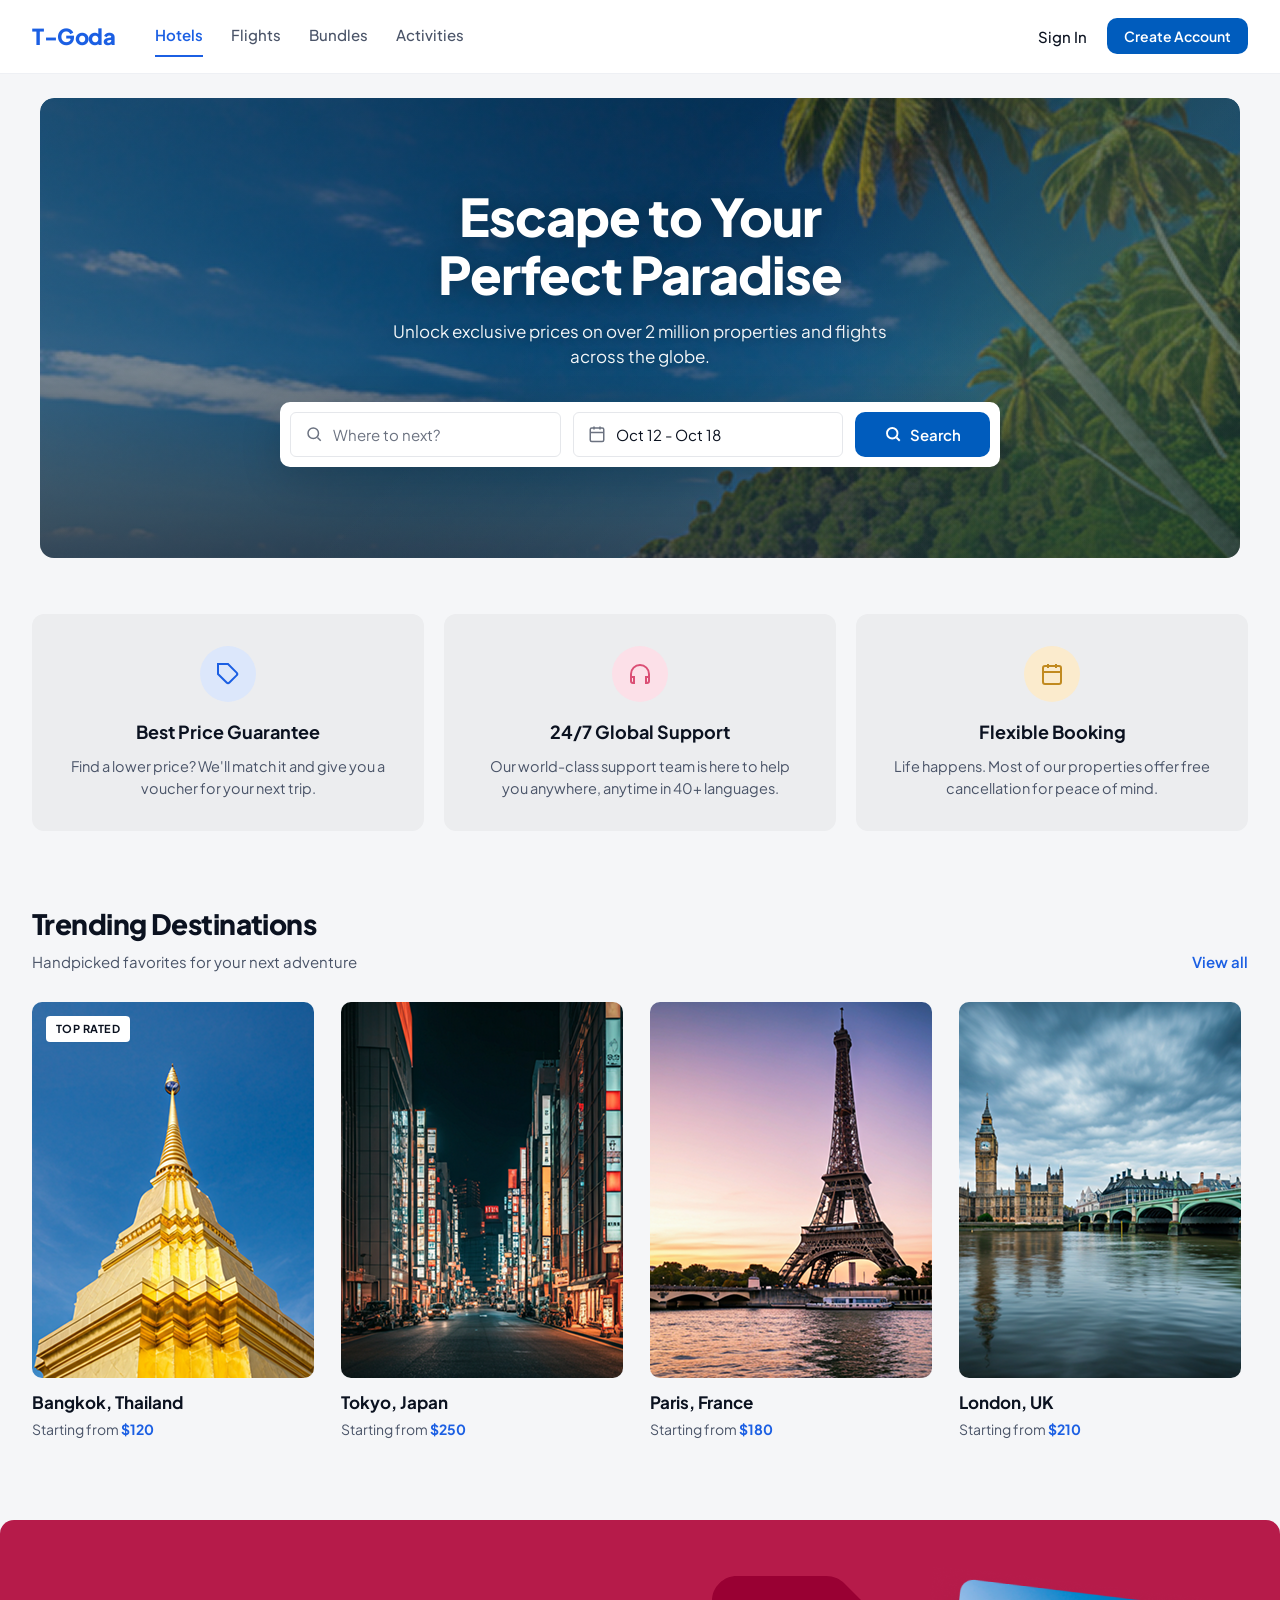
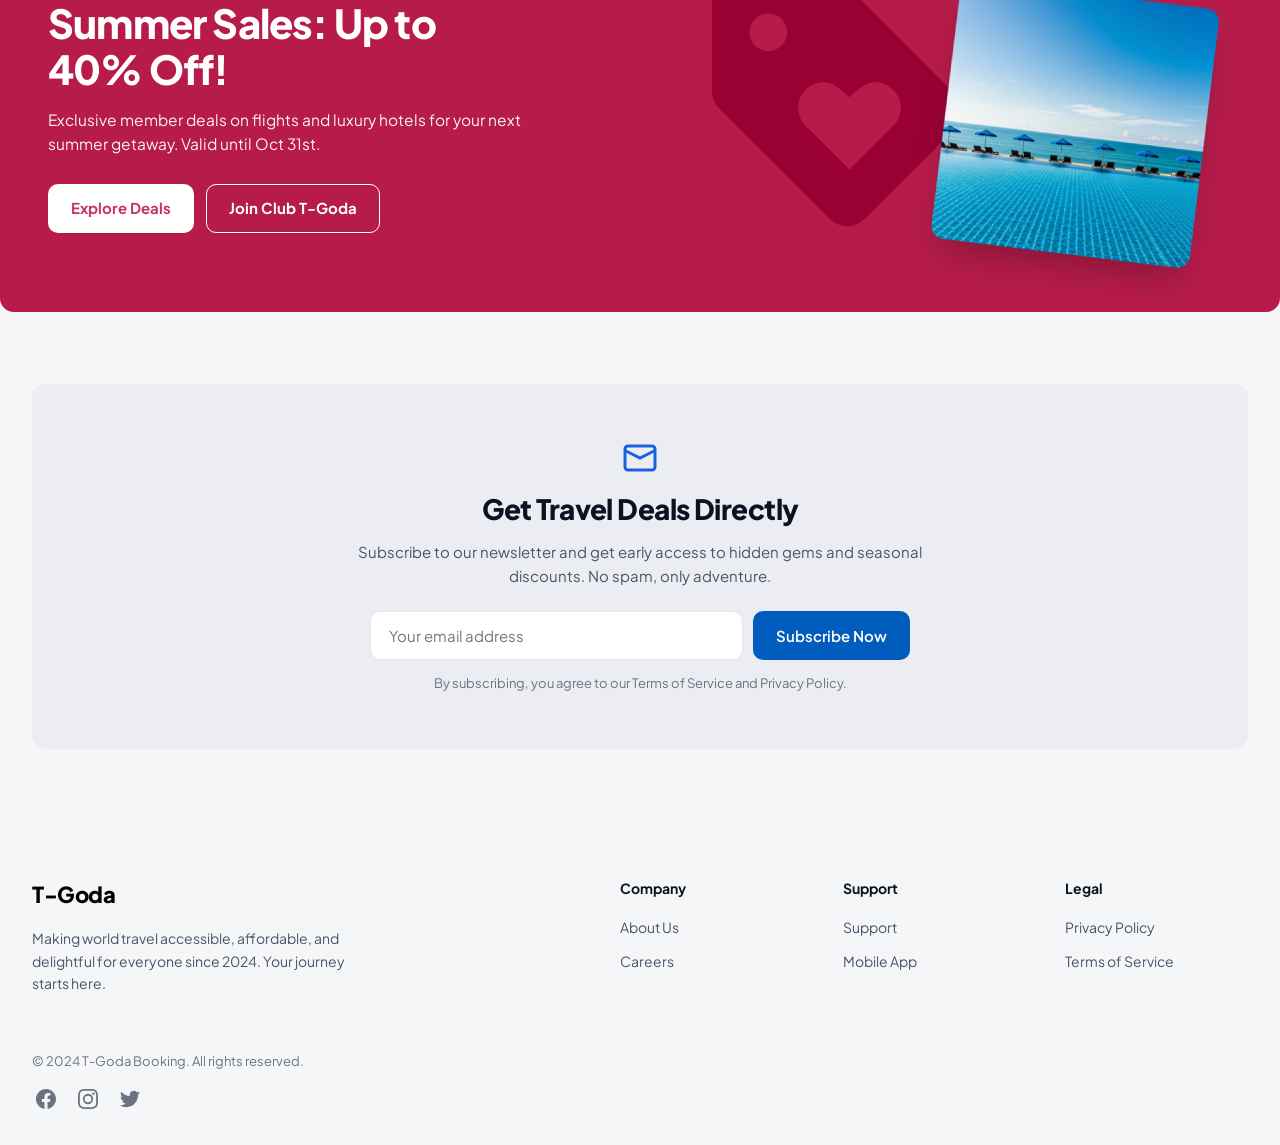
<file: index.html>
<!DOCTYPE html>
<html lang="en">
<head>
<meta charset="UTF-8">
<meta name="viewport" content="width=device-width, initial-scale=1.0">
<title>T-Goda — Escape to Your Perfect Paradise</title>
<link rel="preconnect" href="https://fonts.googleapis.com">
<link rel="preconnect" href="https://fonts.gstatic.com" crossorigin>
<link href="https://fonts.googleapis.com/css2?family=Plus+Jakarta+Sans:wght@400;500;600;700;800&display=swap" rel="stylesheet">
<link rel="stylesheet" href="styles.css">
<link rel="stylesheet" href="home.css">
</head>
<body>

<!-- Header -->
<header class="header">
  <div class="header__inner">
    <a href="index.html" class="logo">T-Goda</a>
    <nav class="nav">
      <a href="index.html" class="nav__link nav__link--active">Hotels</a>
      <a href="#" class="nav__link">Flights</a>
      <a href="#" class="nav__link">Bundles</a>
      <a href="#" class="nav__link">Activities</a>
    </nav>
    <div class="header__actions">
      <button class="header__signin">Sign In</button>
      <button class="btn btn--primary btn--sm">Create Account</button>
    </div>
  </div>
</header>

<main>

<!-- Hero Section -->
<section class="hero container">
  <div class="hero__bg placeholder-img placeholder-img--teal">
    <!-- Decorative palm leaves overlay -->
    <div class="hero__overlay"></div>
    <div class="hero__palm hero__palm--right"></div>
  </div>
  <div class="hero__content">
    <h1 class="hero__title">Escape to Your<br>Perfect Paradise</h1>
    <p class="hero__subtitle">Unlock exclusive prices on over 2 million properties and flights<br>across the globe.</p>
    
    <form class="search-bar" onsubmit="handleSearch(event)">
      <div class="search-bar__field">
        <svg width="18" height="18" viewBox="0 0 24 24" fill="none" stroke="currentColor" stroke-width="2"><circle cx="11" cy="11" r="7"/><path d="m21 21-4.35-4.35"/></svg>
        <input type="text" placeholder="Where to next?" id="destination">
      </div>
      <div class="search-bar__field">
        <svg width="18" height="18" viewBox="0 0 24 24" fill="none" stroke="currentColor" stroke-width="2"><rect width="18" height="18" x="3" y="4" rx="2"/><path d="M16 2v4M8 2v4M3 10h18"/></svg>
        <input type="text" value="Oct 12 - Oct 18" id="dates" readonly>
      </div>
      <button type="submit" class="btn btn--primary search-bar__btn">
        <svg width="18" height="18" viewBox="0 0 24 24" fill="none" stroke="currentColor" stroke-width="2.5"><circle cx="11" cy="11" r="7"/><path d="m21 21-4.35-4.35"/></svg>
        Search
      </button>
    </form>
  </div>
</section>

<!-- Feature Cards -->
<section class="features container">
  <div class="feature-card">
    <div class="feature-card__icon feature-card__icon--blue">
      <svg width="24" height="24" viewBox="0 0 24 24" fill="none" stroke="currentColor" stroke-width="2"><path d="M20.59 13.41l-7.17 7.17a2 2 0 0 1-2.83 0L2 12V2h10l8.59 8.59a2 2 0 0 1 0 2.82z"/><line x1="7" y1="7" x2="7.01" y2="7"/></svg>
    </div>
    <h3 class="feature-card__title">Best Price Guarantee</h3>
    <p class="feature-card__text">Find a lower price? We'll match it and give you a voucher for your next trip.</p>
  </div>
  <div class="feature-card">
    <div class="feature-card__icon feature-card__icon--pink">
      <svg width="24" height="24" viewBox="0 0 24 24" fill="none" stroke="currentColor" stroke-width="2"><path d="M3 18v-6a9 9 0 0 1 18 0v6"/><path d="M21 19a2 2 0 0 1-2 2h-1v-6h3zM3 19a2 2 0 0 0 2 2h1v-6H3z"/></svg>
    </div>
    <h3 class="feature-card__title">24/7 Global Support</h3>
    <p class="feature-card__text">Our world-class support team is here to help you anywhere, anytime in 40+ languages.</p>
  </div>
  <div class="feature-card">
    <div class="feature-card__icon feature-card__icon--amber">
      <svg width="24" height="24" viewBox="0 0 24 24" fill="none" stroke="currentColor" stroke-width="2"><rect width="18" height="18" x="3" y="4" rx="2"/><path d="M16 2v4M8 2v4M3 10h18"/></svg>
    </div>
    <h3 class="feature-card__title">Flexible Booking</h3>
    <p class="feature-card__text">Life happens. Most of our properties offer free cancellation for peace of mind.</p>
  </div>
</section>

<!-- Trending Destinations -->
<section class="trending container">
  <div class="trending__header">
    <div>
      <h2 class="trending__title">Trending Destinations</h2>
      <p class="trending__subtitle">Handpicked favorites for your next adventure</p>
    </div>
    <a href="#" class="trending__viewall">View all</a>
  </div>
  
  <div class="destinations">
    <a href="search.html" class="destination">
      <div class="destination__img">
        <img src="img/Bangkok.png" alt="">
        <span class="destination__badge">TOP RATED</span>
      </div>
      <h4 class="destination__name">Bangkok, Thailand</h4>
      <p class="destination__price">Starting from <span>$120</span></p>
    </a>
    <a href="search.html" class="destination">
      <div class="destination__img">
        <img src="img/Tokyo.png" alt="">
      </div>
      <h4 class="destination__name">Tokyo, Japan</h4>
      <p class="destination__price">Starting from <span>$250</span></p>
    </a>
    <a href="search.html" class="destination">
      <div class="destination__img">
        <img src="img/Paris.png" alt="">
      </div>
      <h4 class="destination__name">Paris, France</h4>
      <p class="destination__price">Starting from <span>$180</span></p>
    </a>
    <a href="search.html" class="destination">
      <div class="destination__img">
        <img src="img/London.png" alt="">
      </div>
      <h4 class="destination__name">London, UK</h4>
      <p class="destination__price">Starting from <span>$210</span></p>
    </a>
  </div>
</section>

<!-- Summer Sale Banner -->
<section class="sale-banner container">
  <div class="sale-banner__content">
    <h2 class="sale-banner__title">Summer Sales: Up to<br>40% Off!</h2>
    <p class="sale-banner__text">Exclusive member deals on flights and luxury hotels for your next<br>summer getaway. Valid until Oct 31st.</p>
    <div class="sale-banner__actions">
      <a href="#" class="btn btn--white">Explore Deals</a>
      <a href="#" class="btn btn--outline-white">Join Club T-Goda</a>
    </div>
  </div>
  <div class="sale-banner__decor">
    <svg xmlns="http://www.w3.org/2000/svg" width="249" height="250" viewBox="0 0 249 250" fill="none">
<path fill="#990033" d="M242.5 153.125L153.125 242.5C150.625 245 147.812 246.875 144.688 248.125C141.562 249.375 138.438 250 135.312 250C132.188 250 129.062 249.375 125.938 248.125C122.812 246.875 120 245 117.5 242.5L7.1875 132.188C4.89583 129.896 3.125 127.24 1.875 124.219C0.625 121.198 0 118.021 0 114.688V25C0 18.125 2.44792 12.2396 7.34375 7.34375C12.2396 2.44792 18.125 0 25 0H114.688C118.021 0 121.25 0.677083 124.375 2.03125C127.5 3.38542 130.208 5.20833 132.5 7.5L242.5 117.812C245 120.312 246.823 123.125 247.969 126.25C249.115 129.375 249.688 132.5 249.688 135.625C249.688 138.75 249.115 141.823 247.969 144.844C246.823 147.865 245 150.625 242.5 153.125ZM56.25 75C61.4583 75 65.8854 73.1771 69.5312 69.5312C73.1771 65.8854 75 61.4583 75 56.25C75 51.0417 73.1771 46.6146 69.5312 42.9688C65.8854 39.3229 61.4583 37.5 56.25 37.5C51.0417 37.5 46.6146 39.3229 42.9688 42.9688C39.3229 46.6146 37.5 51.0417 37.5 56.25C37.5 61.4583 39.3229 65.8854 42.9688 69.5312C46.6146 73.1771 51.0417 75 56.25 75ZM137.5 193.75L181.25 150C183.542 147.708 185.365 145 186.719 141.875C188.073 138.75 188.75 135.417 188.75 131.875C188.75 124.792 186.25 118.75 181.25 113.75C176.25 108.75 170.208 106.25 163.125 106.25C159.167 106.25 155.26 107.396 151.406 109.688C147.552 111.979 142.917 115.833 137.5 121.25C131.25 115.417 126.354 111.458 122.812 109.375C119.271 107.292 115.625 106.25 111.875 106.25C104.792 106.25 98.75 108.75 93.75 113.75C88.75 118.75 86.25 124.792 86.25 131.875C86.25 135.417 86.9271 138.75 88.2812 141.875C89.6354 145 91.4583 147.708 93.75 150L137.5 193.75Z" fill="#191C22"/>
</svg>
    <div class="sale-banner__photo">
      <img src="img/Overlay+Shadow_css-transform.png" alt="">
    </div>
  </div>
</section>

<!-- Newsletter -->
<section class="newsletter container">
  <div class="newsletter__inner">
    <div class="newsletter__icon">
      <svg width="36" height="36" viewBox="0 0 24 24" fill="none" stroke="currentColor" stroke-width="2"><rect width="20" height="16" x="2" y="4" rx="2"/><path d="m22 7-10 5L2 7"/></svg>
    </div>
    <h2 class="newsletter__title">Get Travel Deals Directly</h2>
    <p class="newsletter__text">Subscribe to our newsletter and get early access to hidden gems and seasonal<br>discounts. No spam, only adventure.</p>
    <form class="newsletter__form" onsubmit="handleSubscribe(event)">
      <input type="email" placeholder="Your email address" required>
      <button type="submit" class="btn btn--primary">Subscribe Now</button>
    </form>
    <p class="newsletter__legal">By subscribing, you agree to our Terms of Service and Privacy Policy.</p>
  </div>
</section>

</main>

<!-- Footer -->
<footer class="footer">
  <div class="footer__inner">
    <div class="footer__top">
      <div class="footer__brand">
        <a href="index.html" class="logo">T-Goda</a>
        <p class="footer__tagline">Making world travel accessible, affordable, and delightful for everyone since 2024. Your journey starts here.</p>
      </div>
      <div class="footer__col">
        <h4>Company</h4>
        <ul>
          <li><a href="#">About Us</a></li>
          <li><a href="#">Careers</a></li>
        </ul>
      </div>
      <div class="footer__col">
        <h4>Support</h4>
        <ul>
          <li><a href="#">Support</a></li>
          <li><a href="#">Mobile App</a></li>
        </ul>
      </div>
      <div class="footer__col">
        <h4>Legal</h4>
        <ul>
          <li><a href="#">Privacy Policy</a></li>
          <li><a href="#">Terms of Service</a></li>
        </ul>
      </div>
    </div>
    <div class="footer__bottom">
      <p class="footer__copy">© 2024 T-Goda Booking. All rights reserved.</p>
      <div class="footer__social">
        <a href="#" aria-label="Facebook"><svg width="20" height="20" viewBox="0 0 24 24" fill="currentColor"><path d="M24 12.073c0-6.627-5.373-12-12-12s-12 5.373-12 12c0 5.99 4.388 10.954 10.125 11.854v-8.385H7.078v-3.47h3.047V9.43c0-3.007 1.792-4.669 4.533-4.669 1.312 0 2.686.235 2.686.235v2.953H15.83c-1.491 0-1.956.925-1.956 1.874v2.25h3.328l-.532 3.47h-2.796v8.385C19.612 23.027 24 18.062 24 12.073z"/></svg></a>
        <a href="#" aria-label="Instagram"><svg width="20" height="20" viewBox="0 0 24 24" fill="currentColor"><path d="M12 2.163c3.204 0 3.584.012 4.85.07 3.252.148 4.771 1.691 4.919 4.919.058 1.265.069 1.645.069 4.849 0 3.205-.012 3.584-.069 4.849-.149 3.225-1.664 4.771-4.919 4.919-1.266.058-1.644.07-4.85.07-3.204 0-3.584-.012-4.849-.07-3.26-.149-4.771-1.699-4.919-4.92-.058-1.265-.07-1.644-.07-4.849 0-3.204.013-3.583.07-4.849.149-3.227 1.664-4.771 4.919-4.919 1.266-.057 1.645-.069 4.849-.069zM12 0C8.741 0 8.333.014 7.053.072 2.695.272.273 2.69.073 7.052.014 8.333 0 8.741 0 12c0 3.259.014 3.668.072 4.948.2 4.358 2.618 6.78 6.98 6.98C8.333 23.986 8.741 24 12 24c3.259 0 3.668-.014 4.948-.072 4.354-.2 6.782-2.618 6.979-6.98.059-1.28.073-1.689.073-4.948 0-3.259-.014-3.667-.072-4.947-.196-4.354-2.617-6.78-6.979-6.98C15.668.014 15.259 0 12 0zm0 5.838a6.162 6.162 0 1 0 0 12.324 6.162 6.162 0 0 0 0-12.324zM12 16a4 4 0 1 1 0-8 4 4 0 0 1 0 8zm6.406-11.845a1.44 1.44 0 1 0 0 2.881 1.44 1.44 0 0 0 0-2.881z"/></svg></a>
        <a href="#" aria-label="Twitter"><svg width="20" height="20" viewBox="0 0 24 24" fill="currentColor"><path d="M23.953 4.57a10 10 0 01-2.825.775 4.958 4.958 0 002.163-2.723c-.951.555-2.005.959-3.127 1.184a4.92 4.92 0 00-8.384 4.482C7.69 8.095 4.067 6.13 1.64 3.162a4.822 4.822 0 00-.666 2.475c0 1.71.87 3.213 2.188 4.096a4.904 4.904 0 01-2.228-.616v.06a4.923 4.923 0 003.946 4.827 4.996 4.996 0 01-2.212.085 4.936 4.936 0 004.604 3.417 9.867 9.867 0 01-6.102 2.105c-.39 0-.779-.023-1.17-.067a13.995 13.995 0 007.557 2.209c9.053 0 13.998-7.496 13.998-13.985 0-.21 0-.42-.015-.63A9.935 9.935 0 0024 4.59z"/></svg></a>
      </div>
    </div>
  </div>
</footer>

<script>
function handleSearch(e) {
  e.preventDefault();
  window.location.href = 'search.html';
}
function handleSubscribe(e) {
  e.preventDefault();
  alert('Thanks for subscribing!');
}
</script>

</body>
</html>
</file>
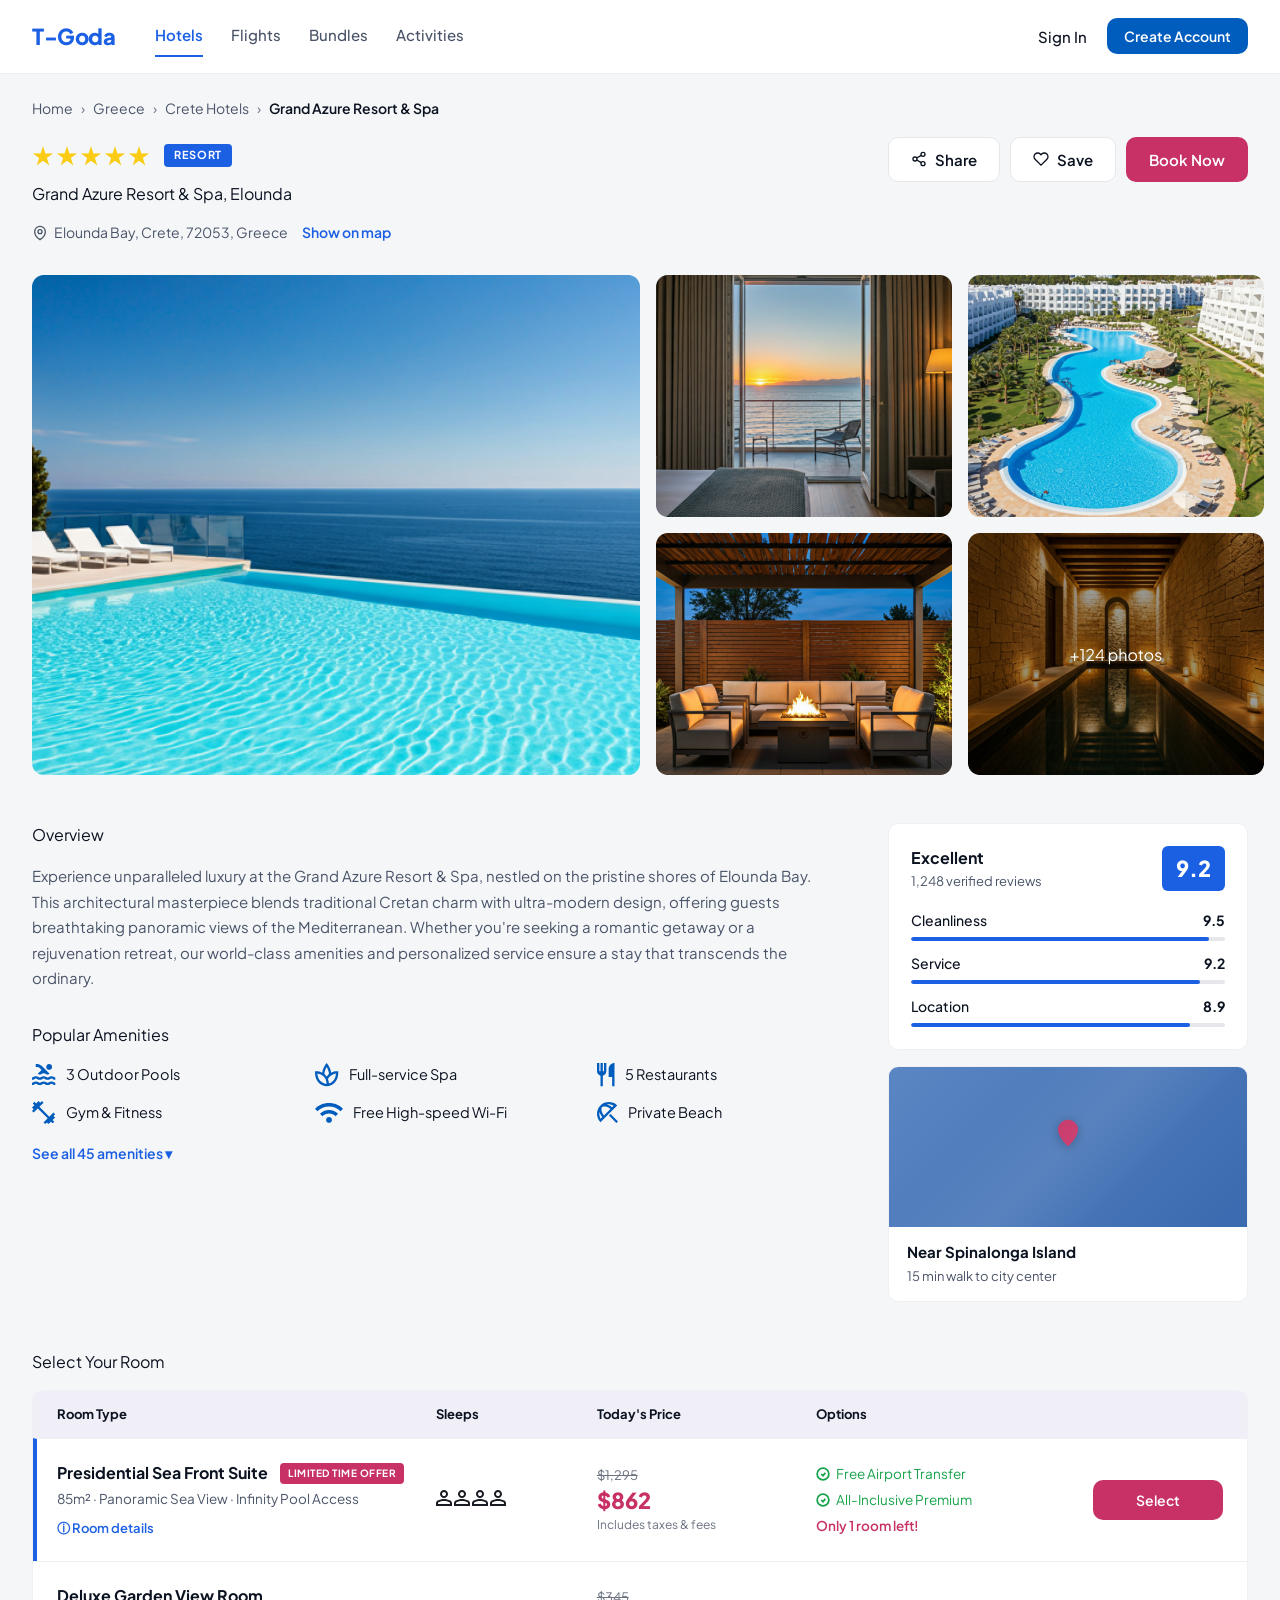
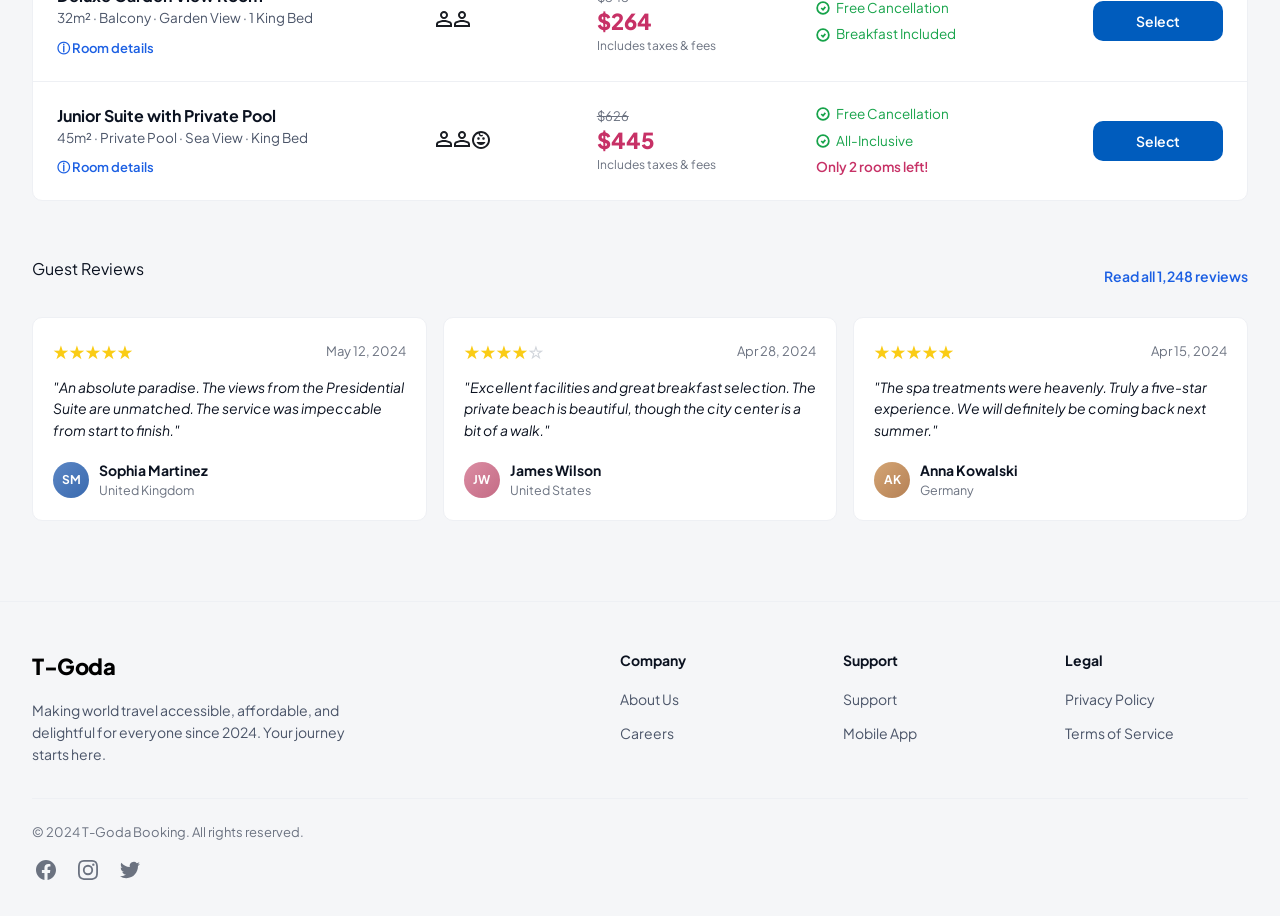
<file: hotel.html>
<!DOCTYPE html>
<html lang="en">
<head>
<meta charset="UTF-8">
<meta name="viewport" content="width=device-width, initial-scale=1.0">
<title>Grand Azure Resort & Spa — T-Goda</title>
<link rel="preconnect" href="https://fonts.googleapis.com">
<link rel="preconnect" href="https://fonts.gstatic.com" crossorigin>
<link href="https://fonts.googleapis.com/css2?family=Plus+Jakarta+Sans:wght@400;500;600;700;800&display=swap" rel="stylesheet">
<link rel="stylesheet" href="styles.css">
<link rel="stylesheet" href="hotel.css">
</head>
<body>

<!-- Header -->
<header class="header">
  <div class="header__inner">
    <a href="index.html" class="logo">T-Goda</a>
    <nav class="nav">
      <a href="index.html" class="nav__link nav__link--active">Hotels</a>
      <a href="#" class="nav__link">Flights</a>
      <a href="#" class="nav__link">Bundles</a>
      <a href="#" class="nav__link">Activities</a>
    </nav>
    <div class="header__actions">
      <button class="header__signin">Sign In</button>
      <button class="btn btn--primary btn--sm">Create Account</button>
    </div>
  </div>
</header>

<main class="container hotel-page">
  
  <!-- Breadcrumb -->
  <nav class="breadcrumb">
    <a href="index.html">Home</a>
    <span class="breadcrumb__sep">›</span>
    <a href="search.html">Greece</a>
    <span class="breadcrumb__sep">›</span>
    <a href="search.html">Crete Hotels</a>
    <span class="breadcrumb__sep">›</span>
    <span class="breadcrumb__current">Grand Azure Resort & Spa</span>
  </nav>
  
  <!-- Hotel Header -->
  <div class="hotel-header">
    <div class="hotel-header__left">
      <div class="hotel-header__top">
        <div class="stars-inline stars-inline--lg">★★★★★</div>
        <span class="hotel-tag">RESORT</span>
      </div>
      <h1 class="hotel-header__name section-title">Grand Azure Resort & Spa, Elounda</h1>
      <div class="hotel-header__location">
        <svg width="16" height="16" viewBox="0 0 24 24" fill="none" stroke="currentColor" stroke-width="2"><path d="M20 10c0 7-8 12-8 12s-8-5-8-12a8 8 0 0 1 16 0z"/><circle cx="12" cy="10" r="3"/></svg>
        Elounda Bay, Crete, 72053, Greece
        <a href="#" class="hotel-header__map-link">Show on map</a>
      </div>
    </div>
    <div class="hotel-header__actions">
      <button class="btn btn--secondary">
        <svg width="16" height="16" viewBox="0 0 24 24" fill="none" stroke="currentColor" stroke-width="2"><circle cx="18" cy="5" r="3"/><circle cx="6" cy="12" r="3"/><circle cx="18" cy="19" r="3"/><line x1="8.59" y1="13.51" x2="15.42" y2="17.49"/><line x1="15.41" y1="6.51" x2="8.59" y2="10.49"/></svg>
        Share
      </button>
      <button class="btn btn--secondary">
        <svg width="16" height="16" viewBox="0 0 24 24" fill="none" stroke="currentColor" stroke-width="2"><path d="M20.84 4.61a5.5 5.5 0 0 0-7.78 0L12 5.67l-1.06-1.06a5.5 5.5 0 0 0-7.78 7.78l1.06 1.06L12 21.23l7.78-7.78 1.06-1.06a5.5 5.5 0 0 0 0-7.78z"/></svg>
        Save
      </button>
      <button class="btn btn--accent">Book Now</button>
    </div>
  </div>
  
  <!-- Photo Gallery -->
  <div class="gallery">
    <img src="img/Image Gallery.png" alt="">
  </div>
  
  <!-- Overview Layout -->
  <div class="overview-layout">
    <div>
      <h2 class="section-title">Overview</h2>
      <p class="overview-text">Experience unparalleled luxury at the Grand Azure Resort & Spa, nestled on the pristine shores of Elounda Bay. This architectural masterpiece blends traditional Cretan charm with ultra-modern design, offering guests breathtaking panoramic views of the Mediterranean. Whether you're seeking a romantic getaway or a rejuvenation retreat, our world-class amenities and personalized service ensure a stay that transcends the ordinary.</p>
      
      <h3 class="section-title">Popular Amenities</h3>
      <div class="amenities-grid">
        <div class="amenity-item">
          <svg xmlns="http://www.w3.org/2000/svg" width="24" height="21" viewBox="0 0 24 21" fill="none">
          <path d="M0 21V18.6667C0.738889 18.6667 1.29306 18.4722 1.6625 18.0833C2.03194 17.6944 2.76111 17.5 3.85 17.5C4.93889 17.5 5.6875 17.6944 6.09583 18.0833C6.50417 18.4722 7.05833 18.6667 7.75833 18.6667C8.45833 18.6667 9.0125 18.4722 9.42083 18.0833C9.82917 17.6944 10.5778 17.5 11.6667 17.5C12.7556 17.5 13.5042 17.6944 13.9125 18.0833C14.3208 18.4722 14.875 18.6667 15.575 18.6667C16.275 18.6667 16.8292 18.4722 17.2375 18.0833C17.6458 17.6944 18.3944 17.5 19.4833 17.5C20.5722 17.5 21.3014 17.6944 21.6708 18.0833C22.0403 18.4722 22.5944 18.6667 23.3333 18.6667V21C22.1861 21 21.4326 20.8056 21.0729 20.4167C20.7132 20.0278 20.1833 19.8333 19.4833 19.8333C18.7833 19.8333 18.2292 20.0278 17.8208 20.4167C17.4125 20.8056 16.6639 21 15.575 21C14.4861 21 13.7375 20.8056 13.3292 20.4167C12.9208 20.0278 12.3667 19.8333 11.6667 19.8333C10.9667 19.8333 10.4125 20.0278 10.0042 20.4167C9.59583 20.8056 8.84722 21 7.75833 21C6.66944 21 5.92083 20.8056 5.5125 20.4167C5.10417 20.0278 4.55 19.8333 3.85 19.8333C3.15 19.8333 2.62014 20.0278 2.26042 20.4167C1.90069 20.8056 1.14722 21 0 21ZM0 15.75V13.4167C0.738889 13.4167 1.29306 13.2222 1.6625 12.8333C2.03194 12.4444 2.76111 12.25 3.85 12.25C4.93889 12.25 5.69236 12.4444 6.11042 12.8333C6.52847 13.2222 7.07778 13.4167 7.75833 13.4167C8.45833 13.4167 9.0125 13.2222 9.42083 12.8333C9.82917 12.4444 10.5778 12.25 11.6667 12.25C12.7556 12.25 13.5042 12.4444 13.9125 12.8333C14.3208 13.2222 14.875 13.4167 15.575 13.4167C16.275 13.4167 16.8292 13.2222 17.2375 12.8333C17.6458 12.4444 18.3944 12.25 19.4833 12.25C20.5722 12.25 21.3014 12.4444 21.6708 12.8333C22.0403 13.2222 22.5944 13.4167 23.3333 13.4167V15.75C22.1861 15.75 21.4326 15.5556 21.0729 15.1667C20.7132 14.7778 20.1833 14.5833 19.4833 14.5833C18.7833 14.5833 18.2438 14.7778 17.8646 15.1667C17.4854 15.5556 16.7222 15.75 15.575 15.75C14.4667 15.75 13.7132 15.5556 13.3146 15.1667C12.916 14.7778 12.3667 14.5833 11.6667 14.5833C10.9278 14.5833 10.3785 14.7778 10.0188 15.1667C9.65903 15.5556 8.90556 15.75 7.75833 15.75C6.61111 15.75 5.84792 15.5556 5.46875 15.1667C5.08958 14.7778 4.55 14.5833 3.85 14.5833C3.15 14.5833 2.62014 14.7778 2.26042 15.1667C1.90069 15.5556 1.14722 15.75 0 15.75ZM5.71667 9.8L9.59583 5.92083L8.42917 4.75417C7.7875 4.1125 7.10694 3.64583 6.3875 3.35417C5.66806 3.0625 4.78333 2.91667 3.73333 2.91667V0C5.19167 0 6.39722 0.160417 7.35 0.48125C8.30278 0.802083 9.23611 1.41944 10.15 2.33333L17.6167 9.8C17.2861 10.0139 16.9653 10.184 16.6542 10.3104C16.3431 10.4368 15.9833 10.5 15.575 10.5C14.875 10.5 14.3208 10.3056 13.9125 9.91667C13.5042 9.52778 12.7556 9.33333 11.6667 9.33333C10.5778 9.33333 9.82917 9.52778 9.42083 9.91667C9.0125 10.3056 8.45833 10.5 7.75833 10.5C7.35 10.5 6.99028 10.4368 6.67917 10.3104C6.36806 10.184 6.04722 10.0139 5.71667 9.8ZM17.15 0C17.9667 0 18.6569 0.286806 19.2208 0.860417C19.7847 1.43403 20.0667 2.11944 20.0667 2.91667C20.0667 3.73333 19.7847 4.42361 19.2208 4.9875C18.6569 5.55139 17.9667 5.83333 17.15 5.83333C16.3333 5.83333 15.6431 5.55139 15.0792 4.9875C14.5153 4.42361 14.2333 3.73333 14.2333 2.91667C14.2333 2.11944 14.5153 1.43403 15.0792 0.860417C15.6431 0.286806 16.3333 0 17.15 0Z" fill="#005CBD"/>
          </svg>
          <span>3 Outdoor Pools</span>
        </div>
        <div class="amenity-item">
          <svg xmlns="http://www.w3.org/2000/svg" width="24" height="24" viewBox="0 0 24 24" fill="none">
          <path d="M11.6667 23.3333C10.2472 23.1583 8.8375 22.7743 7.4375 22.1812C6.0375 21.5882 4.78819 20.7375 3.68958 19.6292C2.59097 18.5208 1.70139 17.1208 1.02083 15.4292C0.340278 13.7375 0 11.7056 0 9.33333V8.16667H1.16667C2.15833 8.16667 3.17917 8.29306 4.22917 8.54583C5.27917 8.79861 6.26111 9.17778 7.175 9.68333C7.40833 8.01111 7.93819 6.29514 8.76458 4.53542C9.59097 2.77569 10.5583 1.26389 11.6667 0C12.775 1.26389 13.7424 2.77569 14.5688 4.53542C15.3951 6.29514 15.925 8.01111 16.1583 9.68333C17.0722 9.17778 18.0542 8.79861 19.1042 8.54583C20.1542 8.29306 21.175 8.16667 22.1667 8.16667H23.3333V9.33333C23.3333 11.7056 22.9931 13.7375 22.3125 15.4292C21.6319 17.1208 20.7424 18.5208 19.6437 19.6292C18.5451 20.7375 17.3007 21.5882 15.9104 22.1812C14.5201 22.7743 13.1056 23.1583 11.6667 23.3333ZM11.6083 20.9417C11.3944 17.7139 10.4368 15.2736 8.73542 13.6208C7.03403 11.9681 4.91944 10.9472 2.39167 10.5583C2.60556 13.8833 3.59236 16.3625 5.35208 17.9958C7.11181 19.6292 9.19722 20.6111 11.6083 20.9417ZM11.6667 13.5333C11.9583 13.1056 12.3132 12.6632 12.7312 12.2063C13.1493 11.7493 13.5528 11.3556 13.9417 11.025C13.9028 9.91667 13.684 8.75972 13.2854 7.55417C12.8868 6.34861 12.3472 5.17222 11.6667 4.025C10.9861 5.17222 10.4465 6.34861 10.0479 7.55417C9.64931 8.75972 9.43056 9.91667 9.39167 11.025C9.78056 11.3556 10.1889 11.7493 10.6167 12.2063C11.0444 12.6632 11.3944 13.1056 11.6667 13.5333ZM13.9417 20.4167C14.6611 20.1833 15.4097 19.8431 16.1875 19.3958C16.9653 18.9486 17.6896 18.341 18.3604 17.5729C19.0312 16.8049 19.6049 15.8472 20.0812 14.7C20.5576 13.5528 20.8444 12.1722 20.9417 10.5583C19.1139 10.8306 17.5097 11.4382 16.1292 12.3813C14.7486 13.3243 13.6889 14.525 12.95 15.9833C13.1833 16.6056 13.3826 17.2861 13.5479 18.025C13.7132 18.7639 13.8444 19.5611 13.9417 20.4167Z" fill="#005CBD"/>
          </svg>
          <span>Full-service Spa</span>
        </div>
        <div class="amenity-item">
          <!-- <svg width="22" height="22" viewBox="0 0 24 24" fill="none" stroke="var(--color-primary)" stroke-width="2"><path d="M5 21V8.5L12 3l7 5.5V21h-5v-7H10v7H5z"/><path d="M3 12l2-2M21 12l-2-2"/></svg> -->
          <svg xmlns="http://www.w3.org/2000/svg" width="18" height="24" viewBox="0 0 18 24" fill="none">
          <path d="M3.5 23.3333V12.6583C2.50833 12.3861 1.67708 11.8417 1.00625 11.025C0.335417 10.2083 0 9.25556 0 8.16667V0H2.33333V8.16667H3.5V0H5.83333V8.16667H7V0H9.33333V8.16667C9.33333 9.25556 8.99792 10.2083 8.32708 11.025C7.65625 11.8417 6.825 12.3861 5.83333 12.6583V23.3333H3.5ZM15.1667 23.3333V14H11.6667V5.83333C11.6667 4.21944 12.2354 2.84375 13.3729 1.70625C14.5104 0.56875 15.8861 0 17.5 0V23.3333H15.1667Z" fill="#005CBD"/>
          </svg>
          <span>5 Restaurants</span>
        </div>
        <div class="amenity-item">
          <!-- <svg width="22" height="22" viewBox="0 0 24 24" fill="none" stroke="var(--color-primary)" stroke-width="2"><path d="M6.5 6.5l11 11M21 21l-1-1M3 3l1 1M18 22l4-4M2 6l4-4"/></svg> -->
          <svg xmlns="http://www.w3.org/2000/svg" width="24" height="24" viewBox="0 0 24 24" fill="none">
          <path d="M13.1833 23.1L11.55 21.4667L15.6917 17.325L5.775 7.40833L1.63333 11.55L0 9.91667L1.63333 8.225L0 6.59167L2.45 4.14167L0.816667 2.45L2.45 0.816667L4.14167 2.45L6.59167 0L8.225 1.63333L9.91667 0L11.55 1.63333L7.40833 5.775L17.325 15.6917L21.4667 11.55L23.1 13.1833L21.4667 14.875L23.1 16.5083L20.65 18.9583L22.2833 20.65L20.65 22.2833L18.9583 20.65L16.5083 23.1L14.875 21.4667L13.1833 23.1Z" fill="#005CBD"/>
          </svg>
          <span>Gym & Fitness</span>
        </div>
        <div class="amenity-item">
          <!-- <svg width="22" height="22" viewBox="0 0 24 24" fill="none" stroke="var(--color-primary)" stroke-width="2"><path d="M5 12.55a11 11 0 0 1 14.08 0M1.42 9a16 16 0 0 1 21.16 0M8.53 16.11a6 6 0 0 1 6.95 0"/><line x1="12" y1="20" x2="12.01" y2="20"/></svg> -->
          <svg xmlns="http://www.w3.org/2000/svg" width="28" height="20" viewBox="0 0 28 20" fill="none">
<path d="M14 19.8333C13.1833 19.8333 12.4931 19.5514 11.9292 18.9875C11.3653 18.4236 11.0833 17.7333 11.0833 16.9167C11.0833 16.1 11.3653 15.4097 11.9292 14.8458C12.4931 14.2819 13.1833 14 14 14C14.8167 14 15.5069 14.2819 16.0708 14.8458C16.6347 15.4097 16.9167 16.1 16.9167 16.9167C16.9167 17.7333 16.6347 18.4236 16.0708 18.9875C15.5069 19.5514 14.8167 19.8333 14 19.8333ZM7.40833 13.2417L4.95833 10.7333C6.10556 9.58611 7.45208 8.67708 8.99792 8.00625C10.5437 7.33542 12.2111 7 14 7C15.7889 7 17.4562 7.34028 19.0021 8.02083C20.5479 8.70139 21.8944 9.625 23.0417 10.7917L20.5917 13.2417C19.7361 12.3861 18.7444 11.7153 17.6167 11.2292C16.4889 10.7431 15.2833 10.5 14 10.5C12.7167 10.5 11.5111 10.7431 10.3833 11.2292C9.25556 11.7153 8.26389 12.3861 7.40833 13.2417ZM2.45 8.28333L0 5.83333C1.78889 4.00556 3.87917 2.57639 6.27083 1.54583C8.6625 0.515278 11.2389 0 14 0C16.7611 0 19.3375 0.515278 21.7292 1.54583C24.1208 2.57639 26.2111 4.00556 28 5.83333L25.55 8.28333C24.0528 6.78611 22.3174 5.61458 20.3438 4.76875C18.3701 3.92292 16.2556 3.5 14 3.5C11.7444 3.5 9.62986 3.92292 7.65625 4.76875C5.68264 5.61458 3.94722 6.78611 2.45 8.28333Z" fill="#005CBD"/>
</svg>
          <span>Free High-speed Wi-Fi</span>
        </div>
        <div class="amenity-item">
          <svg xmlns="http://www.w3.org/2000/svg" width="21" height="22" viewBox="0 0 21 22" fill="none">
<path d="M19.3667 21.0292L11.9583 13.6208L13.5917 11.9875L21 19.3958L19.3667 21.0292ZM3.44167 20.2125C2.275 19.0458 1.40972 17.7333 0.845833 16.275C0.281944 14.8167 0 13.3292 0 11.8125C0 10.2958 0.281944 8.81806 0.845833 7.37917C1.40972 5.94028 2.275 4.6375 3.44167 3.47083C4.60833 2.30417 5.91597 1.43403 7.36458 0.860417C8.81319 0.286806 10.2958 0 11.8125 0C13.3292 0 14.8118 0.286806 16.2604 0.860417C17.709 1.43403 19.0167 2.30417 20.1833 3.47083L3.44167 20.2125ZM3.675 16.6542L5.25 15.0792C4.93889 14.6708 4.64236 14.2528 4.36042 13.825C4.07847 13.3972 3.82083 12.9694 3.5875 12.5417C3.35417 12.1139 3.15 11.6861 2.975 11.2583C2.8 10.8306 2.64444 10.4125 2.50833 10.0042C2.29444 11.1514 2.27986 12.2986 2.46458 13.4458C2.64931 14.5931 3.05278 15.6625 3.675 16.6542ZM6.94167 13.4458L13.4167 6.9125C12.5806 6.27083 11.7396 5.75069 10.8938 5.35208C10.0479 4.95347 9.25556 4.68125 8.51667 4.53542C7.77778 4.38958 7.11181 4.36528 6.51875 4.4625C5.92569 4.55972 5.46389 4.77361 5.13333 5.10417C4.80278 5.45417 4.58889 5.92569 4.49167 6.51875C4.39444 7.11181 4.41875 7.78264 4.56458 8.53125C4.71042 9.27986 4.98264 10.0722 5.38125 10.9083C5.77986 11.7444 6.3 12.5903 6.94167 13.4458ZM15.05 5.27917L16.6833 3.70417C15.6528 3.08194 14.5639 2.67361 13.4167 2.47917C12.2694 2.28472 11.1222 2.30417 9.975 2.5375C10.4028 2.67361 10.8306 2.82917 11.2583 3.00417C11.6861 3.17917 12.1139 3.37847 12.5417 3.60208C12.9694 3.82569 13.3924 4.07847 13.8104 4.36042C14.2285 4.64236 14.6417 4.94861 15.05 5.27917Z" fill="#005CBD"/>
</svg>
          <!-- <svg width="22" height="22" viewBox="0 0 24 24" fill="none" stroke="var(--color-primary)" stroke-width="2"><path d="M2 18a8 8 0 0 1 16 0M2 18l3-6h11l3 6M22 18H2"/></svg> -->
          <span>Private Beach</span>
        </div>
      </div>
      <a href="#" class="see-all-link">See all 45 amenities ▾</a>
    </div>
    <aside class="sidebar">
      <!-- Review Card -->
      <div class="review-card">
        <div class="review-card__head">
          <div>
            <div class="review-card__label">Excellent</div>
            <div class="review-card__count">1,248 verified reviews</div>
          </div>
          <div class="review-card__score">9.2</div>
        </div>
        <div class="review-bars">
          <div class="review-bar">
            <span class="review-bar__label">Cleanliness</span>
            <span class="review-bar__value">9.5</span>
            <div class="review-bar__track"><div class="review-bar__fill" style="width: 95%;"></div></div>
          </div>
          <div class="review-bar">
            <span class="review-bar__label">Service</span>
            <span class="review-bar__value">9.2</span>
            <div class="review-bar__track"><div class="review-bar__fill" style="width: 92%;"></div></div>
          </div>
          <div class="review-bar">
            <span class="review-bar__label">Location</span>
            <span class="review-bar__value">8.9</span>
            <div class="review-bar__track"><div class="review-bar__fill" style="width: 89%;"></div></div>
          </div>
        </div>
      </div>
      
      <!-- Map Card -->
      <div class="map-info">
        <div class="map-info__bg placeholder-img placeholder-img--blue">
          <svg class="map-info__pin" width="20" height="28" viewBox="0 0 24 32" fill="#C73166"><path d="M12 0C5.4 0 0 5.4 0 12c0 9 12 20 12 20s12-11 12-20c0-6.6-5.4-12-12-12z"/></svg>
        </div>
        <div class="map-info__body">
          <h4>Near Spinalonga Island</h4>
          <p>15 min walk to city center</p>
        </div>
      </div>
    </aside>
  </div>
  
  <!-- Select Your Room -->
  <section class="rooms-section">
    <h2 class="section-title">Select Your Room</h2>
    
    <div class="rooms-table">
      <div class="rooms-table__head">
        <div>Room Type</div>
        <div>Sleeps</div>
        <div>Today's Price</div>
        <div>Options</div>
        <div></div>
      </div>
      
      <!-- Room 1 - Highlighted -->
      <div class="room-row room-row--featured">
        <div class="room-row__type">
          <div class="room-row__title-row">
            <h4>Presidential Sea Front Suite</h4>
            <span class="room-badge">LIMITED TIME OFFER</span>
          </div>
          <p class="room-row__details">85m² · Panoramic Sea View · Infinity Pool Access</p>
          <a href="#" class="room-row__link">ⓘ Room details</a>
        </div>
        <div class="room-row__sleeps">
          <span class="people-icons">
            <svg xmlns="http://www.w3.org/2000/svg" width="16" height="16" viewBox="0 0 16 16" fill="none">
            <path d="M8 8C6.9 8 5.95833 7.60833 5.175 6.825C4.39167 6.04167 4 5.1 4 4C4 2.9 4.39167 1.95833 5.175 1.175C5.95833 0.391667 6.9 0 8 0C9.1 0 10.0417 0.391667 10.825 1.175C11.6083 1.95833 12 2.9 12 4C12 5.1 11.6083 6.04167 10.825 6.825C10.0417 7.60833 9.1 8 8 8ZM0 16V13.2C0 12.6333 0.145833 12.1125 0.4375 11.6375C0.729167 11.1625 1.11667 10.8 1.6 10.55C2.63333 10.0333 3.68333 9.64583 4.75 9.3875C5.81667 9.12917 6.9 9 8 9C9.1 9 10.1833 9.12917 11.25 9.3875C12.3167 9.64583 13.3667 10.0333 14.4 10.55C14.8833 10.8 15.2708 11.1625 15.5625 11.6375C15.8542 12.1125 16 12.6333 16 13.2V16H0ZM2 14H14V13.2C14 13.0167 13.9542 12.85 13.8625 12.7C13.7708 12.55 13.65 12.4333 13.5 12.35C12.6 11.9 11.6917 11.5625 10.775 11.3375C9.85833 11.1125 8.93333 11 8 11C7.06667 11 6.14167 11.1125 5.225 11.3375C4.30833 11.5625 3.4 11.9 2.5 12.35C2.35 12.4333 2.22917 12.55 2.1375 12.7C2.04583 12.85 2 13.0167 2 13.2V14ZM8 6C8.55 6 9.02083 5.80417 9.4125 5.4125C9.80417 5.02083 10 4.55 10 4C10 3.45 9.80417 2.97917 9.4125 2.5875C9.02083 2.19583 8.55 2 8 2C7.45 2 6.97917 2.19583 6.5875 2.5875C6.19583 2.97917 6 3.45 6 4C6 4.55 6.19583 5.02083 6.5875 5.4125C6.97917 5.80417 7.45 6 8 6Z" fill="#191C22"/>
            </svg>
            <svg xmlns="http://www.w3.org/2000/svg" width="16" height="16" viewBox="0 0 16 16" fill="none">
            <path d="M8 8C6.9 8 5.95833 7.60833 5.175 6.825C4.39167 6.04167 4 5.1 4 4C4 2.9 4.39167 1.95833 5.175 1.175C5.95833 0.391667 6.9 0 8 0C9.1 0 10.0417 0.391667 10.825 1.175C11.6083 1.95833 12 2.9 12 4C12 5.1 11.6083 6.04167 10.825 6.825C10.0417 7.60833 9.1 8 8 8ZM0 16V13.2C0 12.6333 0.145833 12.1125 0.4375 11.6375C0.729167 11.1625 1.11667 10.8 1.6 10.55C2.63333 10.0333 3.68333 9.64583 4.75 9.3875C5.81667 9.12917 6.9 9 8 9C9.1 9 10.1833 9.12917 11.25 9.3875C12.3167 9.64583 13.3667 10.0333 14.4 10.55C14.8833 10.8 15.2708 11.1625 15.5625 11.6375C15.8542 12.1125 16 12.6333 16 13.2V16H0ZM2 14H14V13.2C14 13.0167 13.9542 12.85 13.8625 12.7C13.7708 12.55 13.65 12.4333 13.5 12.35C12.6 11.9 11.6917 11.5625 10.775 11.3375C9.85833 11.1125 8.93333 11 8 11C7.06667 11 6.14167 11.1125 5.225 11.3375C4.30833 11.5625 3.4 11.9 2.5 12.35C2.35 12.4333 2.22917 12.55 2.1375 12.7C2.04583 12.85 2 13.0167 2 13.2V14ZM8 6C8.55 6 9.02083 5.80417 9.4125 5.4125C9.80417 5.02083 10 4.55 10 4C10 3.45 9.80417 2.97917 9.4125 2.5875C9.02083 2.19583 8.55 2 8 2C7.45 2 6.97917 2.19583 6.5875 2.5875C6.19583 2.97917 6 3.45 6 4C6 4.55 6.19583 5.02083 6.5875 5.4125C6.97917 5.80417 7.45 6 8 6Z" fill="#191C22"/>
            </svg>
            <svg xmlns="http://www.w3.org/2000/svg" width="16" height="16" viewBox="0 0 16 16" fill="none">
            <path d="M8 8C6.9 8 5.95833 7.60833 5.175 6.825C4.39167 6.04167 4 5.1 4 4C4 2.9 4.39167 1.95833 5.175 1.175C5.95833 0.391667 6.9 0 8 0C9.1 0 10.0417 0.391667 10.825 1.175C11.6083 1.95833 12 2.9 12 4C12 5.1 11.6083 6.04167 10.825 6.825C10.0417 7.60833 9.1 8 8 8ZM0 16V13.2C0 12.6333 0.145833 12.1125 0.4375 11.6375C0.729167 11.1625 1.11667 10.8 1.6 10.55C2.63333 10.0333 3.68333 9.64583 4.75 9.3875C5.81667 9.12917 6.9 9 8 9C9.1 9 10.1833 9.12917 11.25 9.3875C12.3167 9.64583 13.3667 10.0333 14.4 10.55C14.8833 10.8 15.2708 11.1625 15.5625 11.6375C15.8542 12.1125 16 12.6333 16 13.2V16H0ZM2 14H14V13.2C14 13.0167 13.9542 12.85 13.8625 12.7C13.7708 12.55 13.65 12.4333 13.5 12.35C12.6 11.9 11.6917 11.5625 10.775 11.3375C9.85833 11.1125 8.93333 11 8 11C7.06667 11 6.14167 11.1125 5.225 11.3375C4.30833 11.5625 3.4 11.9 2.5 12.35C2.35 12.4333 2.22917 12.55 2.1375 12.7C2.04583 12.85 2 13.0167 2 13.2V14ZM8 6C8.55 6 9.02083 5.80417 9.4125 5.4125C9.80417 5.02083 10 4.55 10 4C10 3.45 9.80417 2.97917 9.4125 2.5875C9.02083 2.19583 8.55 2 8 2C7.45 2 6.97917 2.19583 6.5875 2.5875C6.19583 2.97917 6 3.45 6 4C6 4.55 6.19583 5.02083 6.5875 5.4125C6.97917 5.80417 7.45 6 8 6Z" fill="#191C22"/>
            </svg>
            <svg xmlns="http://www.w3.org/2000/svg" width="16" height="16" viewBox="0 0 16 16" fill="none">
            <path d="M8 8C6.9 8 5.95833 7.60833 5.175 6.825C4.39167 6.04167 4 5.1 4 4C4 2.9 4.39167 1.95833 5.175 1.175C5.95833 0.391667 6.9 0 8 0C9.1 0 10.0417 0.391667 10.825 1.175C11.6083 1.95833 12 2.9 12 4C12 5.1 11.6083 6.04167 10.825 6.825C10.0417 7.60833 9.1 8 8 8ZM0 16V13.2C0 12.6333 0.145833 12.1125 0.4375 11.6375C0.729167 11.1625 1.11667 10.8 1.6 10.55C2.63333 10.0333 3.68333 9.64583 4.75 9.3875C5.81667 9.12917 6.9 9 8 9C9.1 9 10.1833 9.12917 11.25 9.3875C12.3167 9.64583 13.3667 10.0333 14.4 10.55C14.8833 10.8 15.2708 11.1625 15.5625 11.6375C15.8542 12.1125 16 12.6333 16 13.2V16H0ZM2 14H14V13.2C14 13.0167 13.9542 12.85 13.8625 12.7C13.7708 12.55 13.65 12.4333 13.5 12.35C12.6 11.9 11.6917 11.5625 10.775 11.3375C9.85833 11.1125 8.93333 11 8 11C7.06667 11 6.14167 11.1125 5.225 11.3375C4.30833 11.5625 3.4 11.9 2.5 12.35C2.35 12.4333 2.22917 12.55 2.1375 12.7C2.04583 12.85 2 13.0167 2 13.2V14ZM8 6C8.55 6 9.02083 5.80417 9.4125 5.4125C9.80417 5.02083 10 4.55 10 4C10 3.45 9.80417 2.97917 9.4125 2.5875C9.02083 2.19583 8.55 2 8 2C7.45 2 6.97917 2.19583 6.5875 2.5875C6.19583 2.97917 6 3.45 6 4C6 4.55 6.19583 5.02083 6.5875 5.4125C6.97917 5.80417 7.45 6 8 6Z" fill="#191C22"/>
            </svg>
          </span>
        </div>
        <div class="room-row__price">
          <div class="room-row__old">$1,295</div>
          <div class="room-row__current">$862</div>
          <div class="room-row__taxes">Includes taxes & fees</div>
        </div>
        <div class="room-row__options">
          <div class="option-item option-item--success">
            <svg width="14" height="14" viewBox="0 0 24 24" fill="none" stroke="currentColor" stroke-width="3"><circle cx="12" cy="12" r="10"/><polyline points="9 12 12 15 16 10"/></svg>
            Free Airport Transfer
          </div>
          <div class="option-item option-item--success">
            <svg width="14" height="14" viewBox="0 0 24 24" fill="none" stroke="currentColor" stroke-width="3"><circle cx="12" cy="12" r="10"/><polyline points="9 12 12 15 16 10"/></svg>
            All-Inclusive Premium
          </div>
          <div class="option-item option-item--alert">Only 1 room left!</div>
        </div>
        <div class="room-row__action">
          <button class="btn btn--accent btn--sm">Select</button>
        </div>
      </div>
      
      <!-- Room 2 -->
      <div class="room-row">
        <div class="room-row__type">
          <h4>Deluxe Garden View Room</h4>
          <p class="room-row__details">32m² · Balcony · Garden View · 1 King Bed</p>
          <a href="#" class="room-row__link">ⓘ Room details</a>
        </div>
        <div class="room-row__sleeps">
          <span class="people-icons">
            <svg xmlns="http://www.w3.org/2000/svg" width="16" height="16" viewBox="0 0 16 16" fill="none">
<path d="M8 8C6.9 8 5.95833 7.60833 5.175 6.825C4.39167 6.04167 4 5.1 4 4C4 2.9 4.39167 1.95833 5.175 1.175C5.95833 0.391667 6.9 0 8 0C9.1 0 10.0417 0.391667 10.825 1.175C11.6083 1.95833 12 2.9 12 4C12 5.1 11.6083 6.04167 10.825 6.825C10.0417 7.60833 9.1 8 8 8ZM0 16V13.2C0 12.6333 0.145833 12.1125 0.4375 11.6375C0.729167 11.1625 1.11667 10.8 1.6 10.55C2.63333 10.0333 3.68333 9.64583 4.75 9.3875C5.81667 9.12917 6.9 9 8 9C9.1 9 10.1833 9.12917 11.25 9.3875C12.3167 9.64583 13.3667 10.0333 14.4 10.55C14.8833 10.8 15.2708 11.1625 15.5625 11.6375C15.8542 12.1125 16 12.6333 16 13.2V16H0ZM2 14H14V13.2C14 13.0167 13.9542 12.85 13.8625 12.7C13.7708 12.55 13.65 12.4333 13.5 12.35C12.6 11.9 11.6917 11.5625 10.775 11.3375C9.85833 11.1125 8.93333 11 8 11C7.06667 11 6.14167 11.1125 5.225 11.3375C4.30833 11.5625 3.4 11.9 2.5 12.35C2.35 12.4333 2.22917 12.55 2.1375 12.7C2.04583 12.85 2 13.0167 2 13.2V14ZM8 6C8.55 6 9.02083 5.80417 9.4125 5.4125C9.80417 5.02083 10 4.55 10 4C10 3.45 9.80417 2.97917 9.4125 2.5875C9.02083 2.19583 8.55 2 8 2C7.45 2 6.97917 2.19583 6.5875 2.5875C6.19583 2.97917 6 3.45 6 4C6 4.55 6.19583 5.02083 6.5875 5.4125C6.97917 5.80417 7.45 6 8 6Z" fill="#191C22"/>
</svg>
           <svg xmlns="http://www.w3.org/2000/svg" width="16" height="16" viewBox="0 0 16 16" fill="none">
<path d="M8 8C6.9 8 5.95833 7.60833 5.175 6.825C4.39167 6.04167 4 5.1 4 4C4 2.9 4.39167 1.95833 5.175 1.175C5.95833 0.391667 6.9 0 8 0C9.1 0 10.0417 0.391667 10.825 1.175C11.6083 1.95833 12 2.9 12 4C12 5.1 11.6083 6.04167 10.825 6.825C10.0417 7.60833 9.1 8 8 8ZM0 16V13.2C0 12.6333 0.145833 12.1125 0.4375 11.6375C0.729167 11.1625 1.11667 10.8 1.6 10.55C2.63333 10.0333 3.68333 9.64583 4.75 9.3875C5.81667 9.12917 6.9 9 8 9C9.1 9 10.1833 9.12917 11.25 9.3875C12.3167 9.64583 13.3667 10.0333 14.4 10.55C14.8833 10.8 15.2708 11.1625 15.5625 11.6375C15.8542 12.1125 16 12.6333 16 13.2V16H0ZM2 14H14V13.2C14 13.0167 13.9542 12.85 13.8625 12.7C13.7708 12.55 13.65 12.4333 13.5 12.35C12.6 11.9 11.6917 11.5625 10.775 11.3375C9.85833 11.1125 8.93333 11 8 11C7.06667 11 6.14167 11.1125 5.225 11.3375C4.30833 11.5625 3.4 11.9 2.5 12.35C2.35 12.4333 2.22917 12.55 2.1375 12.7C2.04583 12.85 2 13.0167 2 13.2V14ZM8 6C8.55 6 9.02083 5.80417 9.4125 5.4125C9.80417 5.02083 10 4.55 10 4C10 3.45 9.80417 2.97917 9.4125 2.5875C9.02083 2.19583 8.55 2 8 2C7.45 2 6.97917 2.19583 6.5875 2.5875C6.19583 2.97917 6 3.45 6 4C6 4.55 6.19583 5.02083 6.5875 5.4125C6.97917 5.80417 7.45 6 8 6Z" fill="#191C22"/>
</svg>
        </div>
        <div class="room-row__price">
          <div class="room-row__old">$345</div>
          <div class="room-row__current">$264</div>
          <div class="room-row__taxes">Includes taxes & fees</div>
        </div>
        <div class="room-row__options">
          <div class="option-item option-item--success">
            <svg width="14" height="14" viewBox="0 0 24 24" fill="none" stroke="currentColor" stroke-width="3"><circle cx="12" cy="12" r="10"/><polyline points="9 12 12 15 16 10"/></svg>
            Free Cancellation
          </div>
          <div class="option-item option-item--success">
            <svg width="14" height="14" viewBox="0 0 24 24" fill="none" stroke="currentColor" stroke-width="3"><circle cx="12" cy="12" r="10"/><polyline points="9 12 12 15 16 10"/></svg>
            Breakfast Included
          </div>
        </div>
        <div class="room-row__action">
          <button class="btn btn--primary btn--sm">Select</button>
        </div>
      </div>
      
      <!-- Room 3 -->
      <div class="room-row">
        <div class="room-row__type">
          <h4>Junior Suite with Private Pool</h4>
          <p class="room-row__details">45m² · Private Pool · Sea View · King Bed</p>
          <a href="#" class="room-row__link">ⓘ Room details</a>
        </div>
        <div class="room-row__sleeps">
          <span class="people-icons">
            <svg xmlns="http://www.w3.org/2000/svg" width="16" height="16" viewBox="0 0 16 16" fill="none">
            <path d="M8 8C6.9 8 5.95833 7.60833 5.175 6.825C4.39167 6.04167 4 5.1 4 4C4 2.9 4.39167 1.95833 5.175 1.175C5.95833 0.391667 6.9 0 8 0C9.1 0 10.0417 0.391667 10.825 1.175C11.6083 1.95833 12 2.9 12 4C12 5.1 11.6083 6.04167 10.825 6.825C10.0417 7.60833 9.1 8 8 8ZM0 16V13.2C0 12.6333 0.145833 12.1125 0.4375 11.6375C0.729167 11.1625 1.11667 10.8 1.6 10.55C2.63333 10.0333 3.68333 9.64583 4.75 9.3875C5.81667 9.12917 6.9 9 8 9C9.1 9 10.1833 9.12917 11.25 9.3875C12.3167 9.64583 13.3667 10.0333 14.4 10.55C14.8833 10.8 15.2708 11.1625 15.5625 11.6375C15.8542 12.1125 16 12.6333 16 13.2V16H0ZM2 14H14V13.2C14 13.0167 13.9542 12.85 13.8625 12.7C13.7708 12.55 13.65 12.4333 13.5 12.35C12.6 11.9 11.6917 11.5625 10.775 11.3375C9.85833 11.1125 8.93333 11 8 11C7.06667 11 6.14167 11.1125 5.225 11.3375C4.30833 11.5625 3.4 11.9 2.5 12.35C2.35 12.4333 2.22917 12.55 2.1375 12.7C2.04583 12.85 2 13.0167 2 13.2V14ZM8 6C8.55 6 9.02083 5.80417 9.4125 5.4125C9.80417 5.02083 10 4.55 10 4C10 3.45 9.80417 2.97917 9.4125 2.5875C9.02083 2.19583 8.55 2 8 2C7.45 2 6.97917 2.19583 6.5875 2.5875C6.19583 2.97917 6 3.45 6 4C6 4.55 6.19583 5.02083 6.5875 5.4125C6.97917 5.80417 7.45 6 8 6Z" fill="#191C22"/>
            </svg>
            <svg xmlns="http://www.w3.org/2000/svg" width="16" height="16" viewBox="0 0 16 16" fill="none">
            <path d="M8 8C6.9 8 5.95833 7.60833 5.175 6.825C4.39167 6.04167 4 5.1 4 4C4 2.9 4.39167 1.95833 5.175 1.175C5.95833 0.391667 6.9 0 8 0C9.1 0 10.0417 0.391667 10.825 1.175C11.6083 1.95833 12 2.9 12 4C12 5.1 11.6083 6.04167 10.825 6.825C10.0417 7.60833 9.1 8 8 8ZM0 16V13.2C0 12.6333 0.145833 12.1125 0.4375 11.6375C0.729167 11.1625 1.11667 10.8 1.6 10.55C2.63333 10.0333 3.68333 9.64583 4.75 9.3875C5.81667 9.12917 6.9 9 8 9C9.1 9 10.1833 9.12917 11.25 9.3875C12.3167 9.64583 13.3667 10.0333 14.4 10.55C14.8833 10.8 15.2708 11.1625 15.5625 11.6375C15.8542 12.1125 16 12.6333 16 13.2V16H0ZM2 14H14V13.2C14 13.0167 13.9542 12.85 13.8625 12.7C13.7708 12.55 13.65 12.4333 13.5 12.35C12.6 11.9 11.6917 11.5625 10.775 11.3375C9.85833 11.1125 8.93333 11 8 11C7.06667 11 6.14167 11.1125 5.225 11.3375C4.30833 11.5625 3.4 11.9 2.5 12.35C2.35 12.4333 2.22917 12.55 2.1375 12.7C2.04583 12.85 2 13.0167 2 13.2V14ZM8 6C8.55 6 9.02083 5.80417 9.4125 5.4125C9.80417 5.02083 10 4.55 10 4C10 3.45 9.80417 2.97917 9.4125 2.5875C9.02083 2.19583 8.55 2 8 2C7.45 2 6.97917 2.19583 6.5875 2.5875C6.19583 2.97917 6 3.45 6 4C6 4.55 6.19583 5.02083 6.5875 5.4125C6.97917 5.80417 7.45 6 8 6Z" fill="#191C22"/>
            </svg>
            <svg xmlns="http://www.w3.org/2000/svg" width="18" height="18" viewBox="0 0 18 18" fill="none">
            <path d="M11.5 8.75C11.15 8.75 10.8542 8.62917 10.6125 8.3875C10.3708 8.14583 10.25 7.85 10.25 7.5C10.25 7.15 10.3708 6.85417 10.6125 6.6125C10.8542 6.37083 11.15 6.25 11.5 6.25C11.85 6.25 12.1458 6.37083 12.3875 6.6125C12.6292 6.85417 12.75 7.15 12.75 7.5C12.75 7.85 12.6292 8.14583 12.3875 8.3875C12.1458 8.62917 11.85 8.75 11.5 8.75ZM6.5 8.75C6.15 8.75 5.85417 8.62917 5.6125 8.3875C5.37083 8.14583 5.25 7.85 5.25 7.5C5.25 7.15 5.37083 6.85417 5.6125 6.6125C5.85417 6.37083 6.15 6.25 6.5 6.25C6.85 6.25 7.14583 6.37083 7.3875 6.6125C7.62917 6.85417 7.75 7.15 7.75 7.5C7.75 7.85 7.62917 8.14583 7.3875 8.3875C7.14583 8.62917 6.85 8.75 6.5 8.75ZM9 14C8 14 7.09583 13.725 6.2875 13.175C5.47917 12.625 4.88333 11.9 4.5 11H13.5C13.1167 11.9 12.5208 12.625 11.7125 13.175C10.9042 13.725 10 14 9 14ZM9 18C7.75 18 6.57917 17.7625 5.4875 17.2875C4.39583 16.8125 3.44583 16.1708 2.6375 15.3625C1.82917 14.5542 1.1875 13.6042 0.7125 12.5125C0.2375 11.4208 0 10.25 0 9C0 7.75 0.2375 6.57917 0.7125 5.4875C1.1875 4.39583 1.82917 3.44583 2.6375 2.6375C3.44583 1.82917 4.39583 1.1875 5.4875 0.7125C6.57917 0.2375 7.75 0 9 0C10.25 0 11.4208 0.2375 12.5125 0.7125C13.6042 1.1875 14.5542 1.82917 15.3625 2.6375C16.1708 3.44583 16.8125 4.39583 17.2875 5.4875C17.7625 6.57917 18 7.75 18 9C18 10.25 17.7625 11.4208 17.2875 12.5125C16.8125 13.6042 16.1708 14.5542 15.3625 15.3625C14.5542 16.1708 13.6042 16.8125 12.5125 17.2875C11.4208 17.7625 10.25 18 9 18ZM9 16C10.9333 16 12.5833 15.3167 13.95 13.95C15.3167 12.5833 16 10.9333 16 9C16 7.06667 15.3167 5.41667 13.95 4.05C12.5833 2.68333 10.9333 2 9 2C8.9 2 8.8 2 8.7 2C8.6 2 8.5 2.01667 8.4 2.05C8.3 2.15 8.23333 2.25833 8.2 2.375C8.16667 2.49167 8.15 2.61667 8.15 2.75C8.15 3.1 8.27083 3.39583 8.5125 3.6375C8.75417 3.87917 9.05 4 9.4 4C9.55 4 9.6875 3.975 9.8125 3.925C9.9375 3.875 10.0667 3.85 10.2 3.85C10.4 3.85 10.5667 3.925 10.7 4.075C10.8333 4.225 10.9 4.4 10.9 4.6C10.9 4.98333 10.7208 5.22917 10.3625 5.3375C10.0042 5.44583 9.68333 5.5 9.4 5.5C8.65 5.5 8.00417 5.22917 7.4625 4.6875C6.92083 4.14583 6.65 3.5 6.65 2.75C6.65 2.7 6.65 2.65 6.65 2.6C6.65 2.55 6.65833 2.48333 6.675 2.4C5.29167 2.9 4.16667 3.74167 3.3 4.925C2.43333 6.10833 2 7.46667 2 9C2 10.9333 2.68333 12.5833 4.05 13.95C5.41667 15.3167 7.06667 16 9 16Z" fill="#191C22"/>
            </svg>
          </span>
        </div>
        <div class="room-row__price">
          <div class="room-row__old">$626</div>
          <div class="room-row__current">$445</div>
          <div class="room-row__taxes">Includes taxes & fees</div>
        </div>
        <div class="room-row__options">
          <div class="option-item option-item--success">
            <svg width="14" height="14" viewBox="0 0 24 24" fill="none" stroke="currentColor" stroke-width="3"><circle cx="12" cy="12" r="10"/><polyline points="9 12 12 15 16 10"/></svg>
            Free Cancellation
          </div>
          <div class="option-item option-item--success">
            <svg width="14" height="14" viewBox="0 0 24 24" fill="none" stroke="currentColor" stroke-width="3"><circle cx="12" cy="12" r="10"/><polyline points="9 12 12 15 16 10"/></svg>
            All-Inclusive
          </div>
          <div class="option-item option-item--alert">Only 2 rooms left!</div>
        </div>
        <div class="room-row__action">
          <button class="btn btn--primary btn--sm">Select</button>
        </div>
      </div>
    </div>
  </section>
  
  <!-- Guest Reviews -->
  <section class="reviews-section">
    <div class="reviews-section__head">
      <h2 class="section-title">Guest Reviews</h2>
      <a href="#" class="reviews-section__viewall">Read all 1,248 reviews</a>
    </div>
    
    <div class="reviews-grid">
      <div class="review">
        <div class="review__head">
          <div class="stars-inline">★★★★★</div>
          <div class="review__date">May 12, 2024</div>
        </div>
        <p class="review__text">"An absolute paradise. The views from the Presidential Suite are unmatched. The service was impeccable from start to finish."</p>
        <div class="review__author">
          <div class="review__avatar review__avatar--blue">SM</div>
          <div>
            <div class="review__name">Sophia Martinez</div>
            <div class="review__country">United Kingdom</div>
          </div>
        </div>
      </div>
      
      <div class="review">
        <div class="review__head">
          <div class="stars-inline">★★★★<span style="color:#d1d5db">☆</span></div>
          <div class="review__date">Apr 28, 2024</div>
        </div>
        <p class="review__text">"Excellent facilities and great breakfast selection. The private beach is beautiful, though the city center is a bit of a walk."</p>
        <div class="review__author">
          <div class="review__avatar review__avatar--pink">JW</div>
          <div>
            <div class="review__name">James Wilson</div>
            <div class="review__country">United States</div>
          </div>
        </div>
      </div>
      
      <div class="review">
        <div class="review__head">
          <div class="stars-inline">★★★★★</div>
          <div class="review__date">Apr 15, 2024</div>
        </div>
        <p class="review__text">"The spa treatments were heavenly. Truly a five-star experience. We will definitely be coming back next summer."</p>
        <div class="review__author">
          <div class="review__avatar review__avatar--amber">AK</div>
          <div>
            <div class="review__name">Anna Kowalski</div>
            <div class="review__country">Germany</div>
          </div>
        </div>
      </div>
    </div>
  </section>
</main>

<!-- Footer -->
<footer class="footer">
  <div class="footer__inner">
    <div class="footer__top">
      <div class="footer__brand">
        <a href="index.html" class="logo">T-Goda</a>
        <p class="footer__tagline">Making world travel accessible, affordable, and delightful for everyone since 2024. Your journey starts here.</p>
      </div>
      <div class="footer__col">
        <h4>Company</h4>
        <ul>
          <li><a href="#">About Us</a></li>
          <li><a href="#">Careers</a></li>
        </ul>
      </div>
      <div class="footer__col">
        <h4>Support</h4>
        <ul>
          <li><a href="#">Support</a></li>
          <li><a href="#">Mobile App</a></li>
        </ul>
      </div>
      <div class="footer__col">
        <h4>Legal</h4>
        <ul>
          <li><a href="#">Privacy Policy</a></li>
          <li><a href="#">Terms of Service</a></li>
        </ul>
      </div>
    </div>
    <div class="footer__bottom">
      <p class="footer__copy">© 2024 T-Goda Booking. All rights reserved.</p>
      <div class="footer__social">
        <a href="#" aria-label="Facebook"><svg width="20" height="20" viewBox="0 0 24 24" fill="currentColor"><path d="M24 12.073c0-6.627-5.373-12-12-12s-12 5.373-12 12c0 5.99 4.388 10.954 10.125 11.854v-8.385H7.078v-3.47h3.047V9.43c0-3.007 1.792-4.669 4.533-4.669 1.312 0 2.686.235 2.686.235v2.953H15.83c-1.491 0-1.956.925-1.956 1.874v2.25h3.328l-.532 3.47h-2.796v8.385C19.612 23.027 24 18.062 24 12.073z"/></svg></a>
        <a href="#" aria-label="Instagram"><svg width="20" height="20" viewBox="0 0 24 24" fill="currentColor"><path d="M12 2.163c3.204 0 3.584.012 4.85.07 3.252.148 4.771 1.691 4.919 4.919.058 1.265.069 1.645.069 4.849 0 3.205-.012 3.584-.069 4.849-.149 3.225-1.664 4.771-4.919 4.919-1.266.058-1.644.07-4.85.07-3.204 0-3.584-.012-4.849-.07-3.26-.149-4.771-1.699-4.919-4.92-.058-1.265-.07-1.644-.07-4.849 0-3.204.013-3.583.07-4.849.149-3.227 1.664-4.771 4.919-4.919 1.266-.057 1.645-.069 4.849-.069zM12 0C8.741 0 8.333.014 7.053.072 2.695.272.273 2.69.073 7.052.014 8.333 0 8.741 0 12c0 3.259.014 3.668.072 4.948.2 4.358 2.618 6.78 6.98 6.98C8.333 23.986 8.741 24 12 24c3.259 0 3.668-.014 4.948-.072 4.354-.2 6.782-2.618 6.979-6.98.059-1.28.073-1.689.073-4.948 0-3.259-.014-3.667-.072-4.947-.196-4.354-2.617-6.78-6.979-6.98C15.668.014 15.259 0 12 0zm0 5.838a6.162 6.162 0 1 0 0 12.324 6.162 6.162 0 0 0 0-12.324zM12 16a4 4 0 1 1 0-8 4 4 0 0 1 0 8zm6.406-11.845a1.44 1.44 0 1 0 0 2.881 1.44 1.44 0 0 0 0-2.881z"/></svg></a>
        <a href="#" aria-label="Twitter"><svg width="20" height="20" viewBox="0 0 24 24" fill="currentColor"><path d="M23.953 4.57a10 10 0 01-2.825.775 4.958 4.958 0 002.163-2.723c-.951.555-2.005.959-3.127 1.184a4.92 4.92 0 00-8.384 4.482C7.69 8.095 4.067 6.13 1.64 3.162a4.822 4.822 0 00-.666 2.475c0 1.71.87 3.213 2.188 4.096a4.904 4.904 0 01-2.228-.616v.06a4.923 4.923 0 003.946 4.827 4.996 4.996 0 01-2.212.085 4.936 4.936 0 004.604 3.417 9.867 9.867 0 01-6.102 2.105c-.39 0-.779-.023-1.17-.067a13.995 13.995 0 007.557 2.209c9.053 0 13.998-7.496 13.998-13.985 0-.21 0-.42-.015-.63A9.935 9.935 0 0024 4.59z"/></svg></a>
      </div>
    </div>
  </div>
</footer>

</body>
</html>
</file>
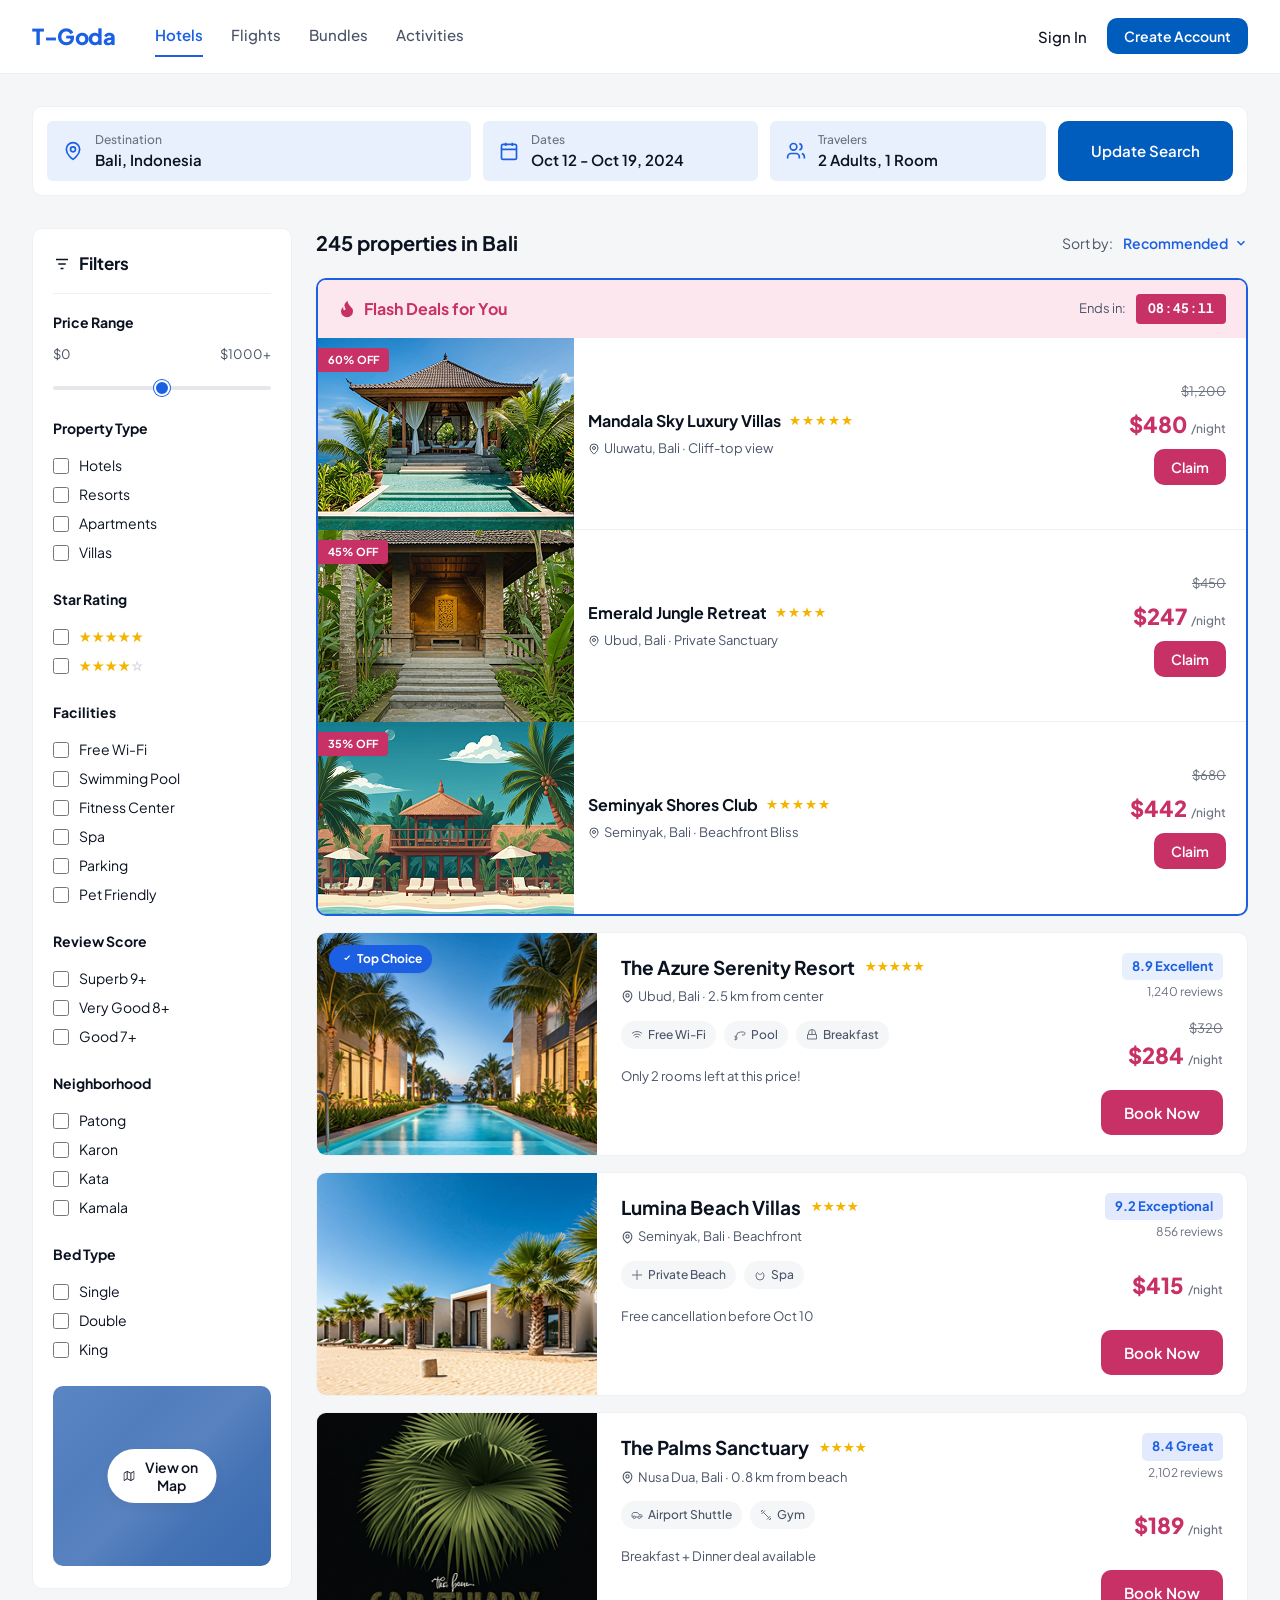
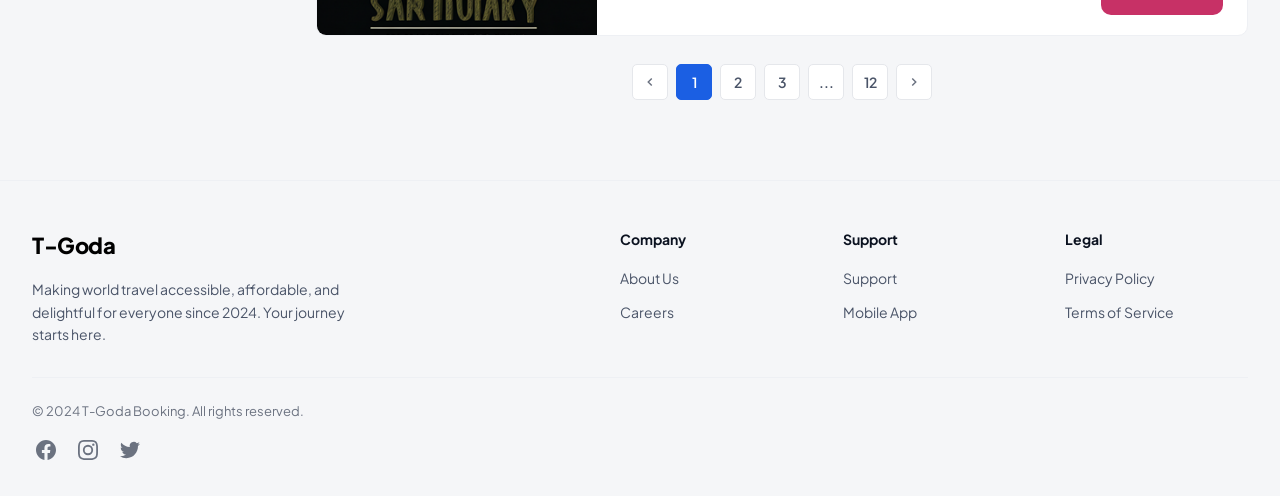
<file: search.html>
<!DOCTYPE html>
<html lang="en">
<head>
<meta charset="UTF-8">
<meta name="viewport" content="width=device-width, initial-scale=1.0">
<title>T-Goda — Search Results</title>
<link rel="preconnect" href="https://fonts.googleapis.com">
<link rel="preconnect" href="https://fonts.gstatic.com" crossorigin>
<link href="https://fonts.googleapis.com/css2?family=Plus+Jakarta+Sans:wght@400;500;600;700;800&display=swap" rel="stylesheet">
<link rel="stylesheet" href="styles.css">
<link rel="stylesheet" href="search.css">
</head>
<body>

<!-- Header -->
<header class="header">
  <div class="header__inner">
    <a href="index.html" class="logo">T-Goda</a>
    <nav class="nav">
      <a href="index.html" class="nav__link nav__link--active">Hotels</a>
      <a href="#" class="nav__link">Flights</a>
      <a href="#" class="nav__link">Bundles</a>
      <a href="#" class="nav__link">Activities</a>
    </nav>
    <div class="header__actions">
      <button class="header__signin">Sign In</button>
      <button class="btn btn--primary btn--sm">Create Account</button>
    </div>
  </div>
</header>

<main class="container search-page">
  
  <!-- Search Summary Bar -->
  <div class="search-summary">
    <div class="search-summary__field">
      <svg width="20" height="20" viewBox="0 0 24 24" fill="none" stroke="currentColor" stroke-width="2"><path d="M20 10c0 7-8 12-8 12s-8-5-8-12a8 8 0 0 1 16 0z"/><circle cx="12" cy="10" r="3"/></svg>
      <div>
        <div class="search-summary__label">Destination</div>
        <div class="search-summary__value">Bali, Indonesia</div>
      </div>
    </div>
    <div class="search-summary__field">
      <svg width="20" height="20" viewBox="0 0 24 24" fill="none" stroke="currentColor" stroke-width="2"><rect width="18" height="18" x="3" y="4" rx="2"/><path d="M16 2v4M8 2v4M3 10h18"/></svg>
      <div>
        <div class="search-summary__label">Dates</div>
        <div class="search-summary__value">Oct 12 - Oct 19, 2024</div>
      </div>
    </div>
    <div class="search-summary__field">
      <svg width="20" height="20" viewBox="0 0 24 24" fill="none" stroke="currentColor" stroke-width="2"><path d="M16 21v-2a4 4 0 0 0-4-4H6a4 4 0 0 0-4 4v2"/><circle cx="9" cy="7" r="4"/><path d="M22 21v-2a4 4 0 0 0-3-3.87M16 3.13a4 4 0 0 1 0 7.75"/></svg>
      <div>
        <div class="search-summary__label">Travelers</div>
        <div class="search-summary__value">2 Adults, 1 Room</div>
      </div>
    </div>
    <button class="btn btn--primary search-summary__btn">Update Search</button>
  </div>
  
  <!-- Layout -->
  <div class="search-layout">
    
    <!-- Sidebar Filters -->
    <aside class="filters">
      <div class="filters__header">
        <svg width="18" height="18" viewBox="0 0 24 24" fill="none" stroke="currentColor" stroke-width="2"><line x1="4" y1="6" x2="20" y2="6"/><line x1="7" y1="12" x2="17" y2="12"/><line x1="10" y1="18" x2="14" y2="18"/></svg>
        <h3>Filters</h3>
      </div>
      
      <div class="filters__group">
        <h4>Price Range</h4>
        <div class="filters__price">
          <span>$0</span>
          <span>$1000+</span>
        </div>
        <input type="range" class="filters__slider" min="0" max="1000" value="500">
      </div>
      
      <div class="filters__group">
        <h4>Property Type</h4>
        <label class="filter-check"><input type="checkbox"> <span>Hotels</span></label>
        <label class="filter-check"><input type="checkbox"> <span>Resorts</span></label>
        <label class="filter-check"><input type="checkbox"> <span>Apartments</span></label>
        <label class="filter-check"><input type="checkbox"> <span>Villas</span></label>
      </div>
      
      <div class="filters__group">
        <h4>Star Rating</h4>
        <label class="filter-check"><input type="checkbox"> <span class="stars-row">★★★★★</span></label>
        <label class="filter-check"><input type="checkbox"> <span class="stars-row">★★★★<span class="star-empty">☆</span></span></label>
      </div>
      
      <div class="filters__group">
        <h4>Facilities</h4>
        <label class="filter-check"><input type="checkbox"> <span>Free Wi-Fi</span></label>
        <label class="filter-check"><input type="checkbox"> <span>Swimming Pool</span></label>
        <label class="filter-check"><input type="checkbox"> <span>Fitness Center</span></label>
        <label class="filter-check"><input type="checkbox"> <span>Spa</span></label>
        <label class="filter-check"><input type="checkbox"> <span>Parking</span></label>
        <label class="filter-check"><input type="checkbox"> <span>Pet Friendly</span></label>
      </div>
      
      <div class="filters__group">
        <h4>Review Score</h4>
        <label class="filter-check"><input type="checkbox"> <span>Superb 9+</span></label>
        <label class="filter-check"><input type="checkbox"> <span>Very Good 8+</span></label>
        <label class="filter-check"><input type="checkbox"> <span>Good 7+</span></label>
      </div>
      
      <div class="filters__group">
        <h4>Neighborhood</h4>
        <label class="filter-check"><input type="checkbox"> <span>Patong</span></label>
        <label class="filter-check"><input type="checkbox"> <span>Karon</span></label>
        <label class="filter-check"><input type="checkbox"> <span>Kata</span></label>
        <label class="filter-check"><input type="checkbox"> <span>Kamala</span></label>
      </div>
      
      <div class="filters__group">
        <h4>Bed Type</h4>
        <label class="filter-check"><input type="checkbox"> <span>Single</span></label>
        <label class="filter-check"><input type="checkbox"> <span>Double</span></label>
        <label class="filter-check"><input type="checkbox"> <span>King</span></label>
      </div>
      
      <div class="map-card">
        <div class="map-card__bg placeholder-img placeholder-img--blue"></div>
        <button class="map-card__btn">
          <svg width="16" height="16" viewBox="0 0 24 24" fill="none" stroke="currentColor" stroke-width="2"><polygon points="1 6 1 22 8 18 16 22 23 18 23 2 16 6 8 2 1 6"/><line x1="8" y1="2" x2="8" y2="18"/><line x1="16" y1="6" x2="16" y2="22"/></svg>
          View on Map
        </button>
      </div>
    </aside>
    
    <!-- Results -->
    <section class="results">
      <div class="results__header">
        <h2>245 properties in Bali</h2>
        <div class="results__sort">
          <span>Sort by:</span>
          <button class="sort-btn">
            Recommended
            <svg width="14" height="14" viewBox="0 0 24 24" fill="none" stroke="currentColor" stroke-width="2.5"><polyline points="6 9 12 15 18 9"/></svg>
          </button>
        </div>
      </div>
      
      <!-- Flash Deals -->
      <div class="flash-deals">
        <div class="flash-deals__head">
          <div class="flash-deals__title">
            <svg width="18" height="18" viewBox="0 0 24 24" fill="#C73166" stroke="#C73166" stroke-width="2"><path d="M8.5 14.5A2.5 2.5 0 0 0 11 12c0-1.38-.5-2-1-3-1.072-2.143-.224-4.054 2-6 .5 2.5 2 4.9 4 6.5 2 1.6 3 3.5 3 5.5a7 7 0 1 1-14 0c0-1.153.433-2.294 1-3a2.5 2.5 0 0 0 2.5 2.5z"/></svg>
            Flash Deals for You
          </div>
          <div class="flash-deals__timer">
            <span class="flash-deals__ends">Ends in:</span>
            <span class="flash-deals__time">08 : 45 : 12</span>
          </div>
        </div>
        
        <div class="flash-deal">
          <div class="flash-deal__img">
            <a href="hotel.html">
              <img src="img/Uluwatu luxury villa.png" alt="">
            </a>
            <span class="flash-deal__badge">60% OFF</span>
          </div>
          <div class="flash-deal__info">
            <div class="flash-deal__name">Mandala Sky Luxury Villas <span class="stars-inline">★★★★★</span></div>
            <div class="flash-deal__location">
              <svg width="12" height="12" viewBox="0 0 24 24" fill="none" stroke="currentColor" stroke-width="2"><path d="M20 10c0 7-8 12-8 12s-8-5-8-12a8 8 0 0 1 16 0z"/><circle cx="12" cy="10" r="3"/></svg>
              Uluwatu, Bali · Cliff-top view
            </div>
          </div>
          <div class="flash-deal__price">
            <div class="flash-deal__old">$1,200</div>
            <div class="flash-deal__current">$480 <span>/night</span></div>
            <button class="btn btn--accent btn--sm" onclick="window.location.href='hotel.html'">Claim</button>
          </div>
        </div>
        
        <div class="flash-deal">
          <div class="flash-deal__img">
            <a href="hotel.html">
              <img src="img/Ubud jungle retreat.png" alt="">
            </a>
            <span class="flash-deal__badge">45% OFF</span>
          </div>
          <div class="flash-deal__info">
            <div class="flash-deal__name">Emerald Jungle Retreat <span class="stars-inline">★★★★</span></div>
            <div class="flash-deal__location">
              <svg width="12" height="12" viewBox="0 0 24 24" fill="none" stroke="currentColor" stroke-width="2"><path d="M20 10c0 7-8 12-8 12s-8-5-8-12a8 8 0 0 1 16 0z"/><circle cx="12" cy="10" r="3"/></svg>
              Ubud, Bali · Private Sanctuary
            </div>
          </div>
          <div class="flash-deal__price">
            <div class="flash-deal__old">$450</div>
            <div class="flash-deal__current">$247 <span>/night</span></div>
            <button class="btn btn--accent btn--sm" onclick="window.location.href='hotel.html'">Claim</button>
          </div>
        </div>
        
        <div class="flash-deal flash-deal--last">
          <div class="flash-deal__img">
            <a href="hotel.html">
              <img src="img/Seminyak beach club resort.png" alt="">
            </a>
            <span class="flash-deal__badge">35% OFF</span>
          </div>
          <div class="flash-deal__info">
            <div class="flash-deal__name">Seminyak Shores Club <span class="stars-inline">★★★★★</span></div>
            <div class="flash-deal__location">
              <svg width="12" height="12" viewBox="0 0 24 24" fill="none" stroke="currentColor" stroke-width="2"><path d="M20 10c0 7-8 12-8 12s-8-5-8-12a8 8 0 0 1 16 0z"/><circle cx="12" cy="10" r="3"/></svg>
              Seminyak, Bali · Beachfront Bliss
            </div>
          </div>
          <div class="flash-deal__price">
            <div class="flash-deal__old">$680</div>
            <div class="flash-deal__current">$442 <span>/night</span></div>
            <button class="btn btn--accent btn--sm" onclick="window.location.href='hotel.html'">Claim</button>
          </div>
        </div>
      </div>
      
      <!-- Property Cards -->
      <a href="hotel.html" class="property-card">
        <div class="property-card__img">
          <img src="img/The Azure Serenity Resort.png" alt="">
          <span class="property-card__choice">
            <svg width="14" height="14" viewBox="0 0 24 24" fill="currentColor"><path d="M9 11l3 3 7-7-1.5-1.5L12 11l-1.5-1.5z"/></svg>
            Top Choice
          </span>
        </div>
        <div class="property-card__body">
          <div class="property-card__main">
            <div class="property-card__title-row">
              <h3 class="property-card__name">The Azure Serenity Resort</h3>
              <span class="stars-inline">★★★★★</span>
            </div>
            <div class="property-card__location">
              <svg width="13" height="13" viewBox="0 0 24 24" fill="none" stroke="currentColor" stroke-width="2"><path d="M20 10c0 7-8 12-8 12s-8-5-8-12a8 8 0 0 1 16 0z"/><circle cx="12" cy="10" r="3"/></svg>
              Ubud, Bali · 2.5 km from center
            </div>
            <div class="property-card__amenities">
              <span class="amenity-pill"><svg width="12" height="12" viewBox="0 0 24 24" fill="none" stroke="currentColor" stroke-width="2"><path d="M5 13a10 10 0 0 1 14 0M8.5 16.5a5 5 0 0 1 7 0M2 8.82a15 15 0 0 1 20 0"/><line x1="12" y1="20" x2="12.01" y2="20"/></svg> Free Wi-Fi</span>
              <span class="amenity-pill"><svg width="12" height="12" viewBox="0 0 24 24" fill="none" stroke="currentColor" stroke-width="2"><path d="M2 20a2 2 0 0 0 2-2c0-1.1-.9-2-2-2v-2a4 4 0 0 1 4 4 4 4 0 0 1-4 4zM5 14a8 8 0 0 1 8-8h6a3 3 0 0 1 0 6h-3"/></svg> Pool</span>
              <span class="amenity-pill"><svg width="12" height="12" viewBox="0 0 24 24" fill="none" stroke="currentColor" stroke-width="2"><path d="M3 11h18v9H3zM12 2v9M5 11V8a7 7 0 0 1 14 0v3"/></svg> Breakfast</span>
            </div>
            <div class="property-card__note">Only 2 rooms left at this price!</div>
          </div>
          <div class="property-card__pricing">
            <div class="property-card__score">
              <span class="score-badge score-badge--blue">8.9 Excellent</span>
              <span class="score-count">1,240 reviews</span>
            </div>
            <div class="property-card__price">
              <div class="property-card__old">$320</div>
              <div class="property-card__current">$284 <span>/night</span></div>
            </div>
            <button class="btn btn--accent">Book Now</button>
          </div>
        </div>
      </a>
      
      <a href="hotel.html" class="property-card">
        <div class="property-card__img">
          <img src="img/Lumina Beach Villas.png" alt="">
        </div>
        <div class="property-card__body">
          <div class="property-card__main">
            <div class="property-card__title-row">
              <h3 class="property-card__name">Lumina Beach Villas</h3>
              <span class="stars-inline">★★★★</span>
            </div>
            <div class="property-card__location">
              <svg width="13" height="13" viewBox="0 0 24 24" fill="none" stroke="currentColor" stroke-width="2"><path d="M20 10c0 7-8 12-8 12s-8-5-8-12a8 8 0 0 1 16 0z"/><circle cx="12" cy="10" r="3"/></svg>
              Seminyak, Bali · Beachfront
            </div>
            <div class="property-card__amenities">
              <span class="amenity-pill"><svg width="12" height="12" viewBox="0 0 24 24" fill="none" stroke="currentColor" stroke-width="2"><path d="M2 12h20M12 2v20"/></svg> Private Beach</span>
              <span class="amenity-pill"><svg width="12" height="12" viewBox="0 0 24 24" fill="none" stroke="currentColor" stroke-width="2"><path d="M12 22a8 8 0 0 0 8-8c0-3-1-5.5-3-7-2 4-5 4-5 4s-3 0-5-4c-2 1.5-3 4-3 7a8 8 0 0 0 8 8z"/></svg> Spa</span>
            </div>
            <div class="property-card__note">Free cancellation before Oct 10</div>
          </div>
          <div class="property-card__pricing">
            <div class="property-card__score">
              <span class="score-badge score-badge--blue-light">9.2 Exceptional</span>
              <span class="score-count">856 reviews</span>
            </div>
            <div class="property-card__price">
              <div class="property-card__current">$415 <span>/night</span></div>
            </div>
            <button class="btn btn--accent">Book Now</button>
          </div>
        </div>
      </a>
      
      <a href="hotel.html" class="property-card">
        <div class="property-card__img">
          <img src="img/The Palms Sanctuary.png" alt="">
        </div>
        <div class="property-card__body">
          <div class="property-card__main">
            <div class="property-card__title-row">
              <h3 class="property-card__name">The Palms Sanctuary</h3>
              <span class="stars-inline">★★★★</span>
            </div>
            <div class="property-card__location">
              <svg width="13" height="13" viewBox="0 0 24 24" fill="none" stroke="currentColor" stroke-width="2"><path d="M20 10c0 7-8 12-8 12s-8-5-8-12a8 8 0 0 1 16 0z"/><circle cx="12" cy="10" r="3"/></svg>
              Nusa Dua, Bali · 0.8 km from beach
            </div>
            <div class="property-card__amenities">
              <span class="amenity-pill"><svg width="12" height="12" viewBox="0 0 24 24" fill="none" stroke="currentColor" stroke-width="2"><path d="M14 16H9m10 0h3v-3.15a1 1 0 0 0-.84-.99L16 11l-2.7-3.6a1 1 0 0 0-.8-.4H5.24a2 2 0 0 0-1.8 1.1l-.8 1.63A6 6 0 0 0 2 12.42V15a1 1 0 0 0 1 1h2"/><circle cx="6.5" cy="16.5" r="2.5"/><circle cx="16.5" cy="16.5" r="2.5"/></svg> Airport Shuttle</span>
              <span class="amenity-pill"><svg width="12" height="12" viewBox="0 0 24 24" fill="none" stroke="currentColor" stroke-width="2"><path d="M6.5 6.5l11 11M21 21l-1-1M3 3l1 1M18 22l4-4M2 6l4-4M3 10l7-7M14 21l7-7"/></svg> Gym</span>
            </div>
            <div class="property-card__note">Breakfast + Dinner deal available</div>
          </div>
          <div class="property-card__pricing">
            <div class="property-card__score">
              <span class="score-badge score-badge--blue-light">8.4 Great</span>
              <span class="score-count">2,102 reviews</span>
            </div>
            <div class="property-card__price">
              <div class="property-card__current">$189 <span>/night</span></div>
            </div>
            <button class="btn btn--accent">Book Now</button>
          </div>
        </div>
      </a>
      
      <!-- Pagination -->
      <div class="pagination">
        <button class="page-btn page-btn--icon"><svg width="14" height="14" viewBox="0 0 24 24" fill="none" stroke="currentColor" stroke-width="2.5"><polyline points="15 18 9 12 15 6"/></svg></button>
        <button class="page-btn page-btn--active">1</button>
        <button class="page-btn">2</button>
        <button class="page-btn">3</button>
        <button class="page-btn">...</button>
        <button class="page-btn">12</button>
        <button class="page-btn page-btn--icon"><svg width="14" height="14" viewBox="0 0 24 24" fill="none" stroke="currentColor" stroke-width="2.5"><polyline points="9 18 15 12 9 6"/></svg></button>
      </div>
    </section>
  </div>
</main>

<!-- Footer -->
<footer class="footer">
  <div class="footer__inner">
    <div class="footer__top">
      <div class="footer__brand">
        <a href="index.html" class="logo">T-Goda</a>
        <p class="footer__tagline">Making world travel accessible, affordable, and delightful for everyone since 2024. Your journey starts here.</p>
      </div>
      <div class="footer__col">
        <h4>Company</h4>
        <ul>
          <li><a href="#">About Us</a></li>
          <li><a href="#">Careers</a></li>
        </ul>
      </div>
      <div class="footer__col">
        <h4>Support</h4>
        <ul>
          <li><a href="#">Support</a></li>
          <li><a href="#">Mobile App</a></li>
        </ul>
      </div>
      <div class="footer__col">
        <h4>Legal</h4>
        <ul>
          <li><a href="#">Privacy Policy</a></li>
          <li><a href="#">Terms of Service</a></li>
        </ul>
      </div>
    </div>
    <div class="footer__bottom">
      <p class="footer__copy">© 2024 T-Goda Booking. All rights reserved.</p>
      <div class="footer__social">
        <a href="#" aria-label="Facebook"><svg width="20" height="20" viewBox="0 0 24 24" fill="currentColor"><path d="M24 12.073c0-6.627-5.373-12-12-12s-12 5.373-12 12c0 5.99 4.388 10.954 10.125 11.854v-8.385H7.078v-3.47h3.047V9.43c0-3.007 1.792-4.669 4.533-4.669 1.312 0 2.686.235 2.686.235v2.953H15.83c-1.491 0-1.956.925-1.956 1.874v2.25h3.328l-.532 3.47h-2.796v8.385C19.612 23.027 24 18.062 24 12.073z"/></svg></a>
        <a href="#" aria-label="Instagram"><svg width="20" height="20" viewBox="0 0 24 24" fill="currentColor"><path d="M12 2.163c3.204 0 3.584.012 4.85.07 3.252.148 4.771 1.691 4.919 4.919.058 1.265.069 1.645.069 4.849 0 3.205-.012 3.584-.069 4.849-.149 3.225-1.664 4.771-4.919 4.919-1.266.058-1.644.07-4.85.07-3.204 0-3.584-.012-4.849-.07-3.26-.149-4.771-1.699-4.919-4.92-.058-1.265-.07-1.644-.07-4.849 0-3.204.013-3.583.07-4.849.149-3.227 1.664-4.771 4.919-4.919 1.266-.057 1.645-.069 4.849-.069zM12 0C8.741 0 8.333.014 7.053.072 2.695.272.273 2.69.073 7.052.014 8.333 0 8.741 0 12c0 3.259.014 3.668.072 4.948.2 4.358 2.618 6.78 6.98 6.98C8.333 23.986 8.741 24 12 24c3.259 0 3.668-.014 4.948-.072 4.354-.2 6.782-2.618 6.979-6.98.059-1.28.073-1.689.073-4.948 0-3.259-.014-3.667-.072-4.947-.196-4.354-2.617-6.78-6.979-6.98C15.668.014 15.259 0 12 0zm0 5.838a6.162 6.162 0 1 0 0 12.324 6.162 6.162 0 0 0 0-12.324zM12 16a4 4 0 1 1 0-8 4 4 0 0 1 0 8zm6.406-11.845a1.44 1.44 0 1 0 0 2.881 1.44 1.44 0 0 0 0-2.881z"/></svg></a>
        <a href="#" aria-label="Twitter"><svg width="20" height="20" viewBox="0 0 24 24" fill="currentColor"><path d="M23.953 4.57a10 10 0 01-2.825.775 4.958 4.958 0 002.163-2.723c-.951.555-2.005.959-3.127 1.184a4.92 4.92 0 00-8.384 4.482C7.69 8.095 4.067 6.13 1.64 3.162a4.822 4.822 0 00-.666 2.475c0 1.71.87 3.213 2.188 4.096a4.904 4.904 0 01-2.228-.616v.06a4.923 4.923 0 003.946 4.827 4.996 4.996 0 01-2.212.085 4.936 4.936 0 004.604 3.417 9.867 9.867 0 01-6.102 2.105c-.39 0-.779-.023-1.17-.067a13.995 13.995 0 007.557 2.209c9.053 0 13.998-7.496 13.998-13.985 0-.21 0-.42-.015-.63A9.935 9.935 0 0024 4.59z"/></svg></a>
      </div>
    </div>
  </div>
</footer>

<script>
// Live countdown timer
function updateTimer() {
  const el = document.querySelector('.flash-deals__time');
  if (!el) return;
  const parts = el.textContent.split(':').map(s => parseInt(s.trim()));
  let [h, m, s] = parts;
  s--;
  if (s < 0) { s = 59; m--; }
  if (m < 0) { m = 59; h--; }
  if (h < 0) { h = 0; m = 0; s = 0; }
  el.textContent = `${String(h).padStart(2,'0')} : ${String(m).padStart(2,'0')} : ${String(s).padStart(2,'0')}`;
}
setInterval(updateTimer, 1000);
</script>

</body>
</html>
</file>
<file: styles.css>
/* ==========================================================================
   T-Goda Design System
   ========================================================================== */

:root {
  /* Colors - Primary */
  --color-primary: #1B5FE3;
  --color-primary-hover: #1850c4;
  --color-primary-light: #E8F0FE;
  
  /* Colors - Accent (Pink/Red for deals & CTA) */
  --color-accent: #C73166;
  --color-accent-hover: #a82856;
  --color-accent-light: #FCE7EE;
  
  /* Colors - Neutrals */
  --color-bg: #F5F6F8;
  --color-bg-card: #FFFFFF;
  --color-bg-feature: #ECEDEF;
  --color-bg-newsletter: #EBEDF3;
  --color-bg-table-head: #F0EEF6;
  
  /* Colors - Text */
  --color-text-primary: #0B1220;
  --color-text-secondary: #4A5468;
  --color-text-muted: #6B7280;
  --color-text-on-dark: #FFFFFF;
  
  /* Colors - Borders */
  --color-border: #E5E7EB;
  --color-border-light: #EEF0F4;
  
  /* Colors - Semantic */
  --color-success: #16A34A;
  --color-warning: #F59E0B;
  --color-star: #F4B400;
  
  /* Typography */
  --font-display: 'Plus Jakarta Sans', -apple-system, BlinkMacSystemFont, sans-serif;
  --font-body: 'Plus Jakarta Sans', -apple-system, BlinkMacSystemFont, sans-serif;
  
  /* Spacing & Layout */
  --container-max: 1280px;
  --radius-sm: 6px;
  --radius-md: 10px;
  --radius-lg: 14px;
  --radius-xl: 20px;
  
  /* Shadows */
  --shadow-sm: 0 1px 2px rgba(15, 23, 42, 0.04);
  --shadow-md: 0 4px 12px rgba(15, 23, 42, 0.06);
  --shadow-lg: 0 10px 30px rgba(15, 23, 42, 0.08);
  
  /* Transitions */
  --transition: 180ms ease;
}

/* ==========================================================================
   Reset & Base
   ========================================================================== */

*, *::before, *::after {
  box-sizing: border-box;
  margin: 0;
  padding: 0;
}

html {
  font-size: 16px;
  -webkit-font-smoothing: antialiased;
  -moz-osx-font-smoothing: grayscale;
}

body {
  font-family: var(--font-body);
  background: var(--color-bg);
  color: var(--color-text-primary);
  line-height: 1.5;
  min-height: 100vh;
}

a {
  color: inherit;
  text-decoration: none;
}

button {
  font-family: inherit;
  cursor: pointer;
  border: none;
  background: none;
}

img {
  max-width: 100%;
  display: block;
}

/* ==========================================================================
   Container
   ========================================================================== */

.container {
  max-width: var(--container-max);
  margin: 0 auto;
  padding: 0 32px;
}

/* ==========================================================================
   Header / Navigation
   ========================================================================== */

.header {
  background: #fff;
  border-bottom: 1px solid var(--color-border-light);
  position: sticky;
  top: 0;
  z-index: 100;
}

.header__inner {
  max-width: var(--container-max);
  margin: 0 auto;
  padding: 16px 32px;
  display: flex;
  align-items: center;
  gap: 40px;
}

.logo {
  font-size: 22px;
  font-weight: 800;
  color: var(--color-primary);
  letter-spacing: -0.02em;
  text-decoration: none;
  white-space: nowrap;
}

.nav {
  display: flex;
  gap: 28px;
  flex: 1;
}

.nav__link {
  font-size: 15px;
  font-weight: 500;
  color: var(--color-text-secondary);
  padding: 8px 0;
  border-bottom: 2px solid transparent;
  transition: color var(--transition), border-color var(--transition);
}

.nav__link:hover {
  color: var(--color-text-primary);
}

.nav__link--active {
  color: var(--color-primary);
  border-bottom-color: var(--color-primary);
  font-weight: 600;
}

.header__actions {
  display: flex;
  align-items: center;
  gap: 20px;
}

.header__signin {
  font-size: 15px;
  font-weight: 500;
  color: var(--color-text-primary);
  background: none;
}

.header__signin:hover {
  color: var(--color-primary);
}

.section-title {
  font-size: 16px;
  font-weight: 400;
  letter-spacing: 0em;
  margin-bottom: 16px;
}

.stars-inline {
  font-size: 18px;
  color: #FACC15;
}

/* ==========================================================================
   Buttons
   ========================================================================== */

.btn {
  display: inline-flex;
  align-items: center;
  justify-content: center;
  gap: 8px;
  font-family: inherit;
  font-weight: 600;
  font-size: 15px;
  padding: 12px 22px;
  border-radius: var(--radius-md);
  transition: all var(--transition);
  white-space: nowrap;
  border: 1px solid transparent;
}

.btn--primary {
  background: #005CBD;
  color: #fff;
}

.btn--primary:hover {
  background: var(--color-primary-hover);
  transform: translateY(-1px);
  box-shadow: var(--shadow-md);
}

.btn--accent {
  background: var(--color-accent);
  color: #fff;
}

.btn--accent:hover {
  background: var(--color-accent-hover);
  transform: translateY(-1px);
  box-shadow: var(--shadow-md);
}

.btn--white {
  background: #fff;
  color: var(--color-accent);
  font-weight: 700;
}

.btn--white:hover {
  background: #f8f8f8;
}

.btn--outline-white {
  background: transparent;
  color: #fff;
  border: 1.5px solid #fff;
  font-weight: 700;
}

.btn--outline-white:hover {
  background: rgba(255, 255, 255, 0.12);
}

.btn--secondary {
  background: #fff;
  color: var(--color-text-primary);
  border: 1px solid var(--color-border);
}

.btn--secondary:hover {
  background: #fafafa;
}

.btn--sm {
  padding: 8px 16px;
  font-size: 14px;
}

/* ==========================================================================
   Footer
   ========================================================================== */

.footer {
  background: var(--color-bg);
  border-top: 1px solid var(--color-border-light);
  padding: 48px 0 32px;
  margin-top: 80px;
}

.footer__inner {
  max-width: var(--container-max);
  margin: 0 auto;
  padding: 0 32px;
}

.footer__top {
  display: grid;
  grid-template-columns: 3fr 1fr 1fr 1fr;
  gap: 40px;
  padding-bottom: 32px;
}

.footer__brand .logo {
  display: inline-block;
  color: #000;
  margin-bottom: 16px;
}

.footer__tagline {
  font-size: 14px;
  color: var(--color-text-secondary);
  line-height: 1.6;
  max-width: 320px;
}

.footer__col h4 {
  font-size: 14px;
  font-weight: 700;
  margin-bottom: 16px;
  color: var(--color-text-primary);
}

.footer__col ul {
  list-style: none;
  display: flex;
  flex-direction: column;
  gap: 10px;
}

.footer__col a {
  font-size: 14px;
  color: var(--color-text-secondary);
  transition: color var(--transition);
}

.footer__col a:hover {
  color: var(--color-primary);
}

.footer__bottom {
  padding-top: 24px;
  border-top: 1px solid var(--color-border-light);
}

.footer__copy {
  font-size: 13px;
  color: var(--color-text-muted);
  margin-bottom: 14px;
}

.footer__social {
  display: flex;
  gap: 14px;
}

.footer__social a {
  width: 28px;
  height: 28px;
  display: inline-flex;
  align-items: center;
  justify-content: center;
  color: var(--color-text-muted);
  transition: color var(--transition);
}

.footer__social a:hover {
  color: var(--color-primary);
}

/* ==========================================================================
   Utility Classes
   ========================================================================== */

.placeholder-img {
  background: linear-gradient(135deg, #d4dae5 0%, #b8c2d4 100%);
  display: flex;
  align-items: center;
  justify-content: center;
  color: #fff;
  font-size: 14px;
  font-weight: 500;
  text-align: center;
  position: relative;
  overflow: hidden;
}

.placeholder-img::after {
  content: '';
  position: absolute;
  inset: 0;
  background: linear-gradient(135deg, transparent 30%, rgba(255,255,255,0.08) 50%, transparent 70%);
}

.placeholder-img--blue {
  background: linear-gradient(135deg, #5b86c4 0%, #3a6aaf 100%);
}

.placeholder-img--teal {
  background: linear-gradient(135deg, #4a9eb8 0%, #2c7a99 100%);
}

.placeholder-img--warm {
  background: linear-gradient(135deg, #d4a574 0%, #b58155 100%);
}

.placeholder-img--green {
  background: linear-gradient(135deg, #6b9c6b 0%, #4a7a4a 100%);
}

.placeholder-img--sunset {
  background: linear-gradient(135deg, #d77b6f 0%, #a55649 100%);
}

.placeholder-img--night {
  background: linear-gradient(135deg, #4a5876 0%, #2a3858 100%);
}

.placeholder-img--gray {
  background: linear-gradient(135deg, #b8c0cc 0%, #8a94a3 100%);
}

.placeholder-img--dark {
  background: linear-gradient(135deg, #374151 0%, #1f2937 100%);
}

/* Star icons */
.stars {
  display: inline-flex;
  gap: 2px;
  color: var(--color-star);
}

.stars svg {
  width: 16px;
  height: 16px;
  fill: currentColor;
}

/* ==========================================================================
   Animations
   ========================================================================== */

@keyframes fadeInUp {
  from {
    opacity: 0;
    transform: translateY(12px);
  }
  to {
    opacity: 1;
    transform: translateY(0);
  }
}

@keyframes fadeIn {
  from { opacity: 0; }
  to { opacity: 1; }
}

.fade-in {
  animation: fadeInUp 0.5s ease forwards;
}

/* ==========================================================================
   Responsive
   ========================================================================== */

@media (max-width: 900px) {
  .header__inner {
    gap: 16px;
    padding: 14px 20px;
  }
  .nav { display: none; }
  .container { padding: 0 20px; }
  .footer__top { grid-template-columns: 1fr 1fr; }
}

@media (max-width: 600px) {
  .footer__top { grid-template-columns: 1fr; }
}
</file>
<file: home.css>
/* ==========================================================================
   Hero Section
   ========================================================================== */

.hero {
  position: relative;
  margin-top: 24px;
  border-radius: var(--radius-lg);
  overflow: hidden;
  width: 1200px;
  height: 460px;
  padding: 0;
}

.hero__bg {
  position: absolute;
  inset: 0;
  background-image: url(img/TopBanner.png);
  height: 1200px;
  width: 100%;
  border-radius: var(--radius-lg);
}

.hero__overlay {
  position: absolute;
  inset: 0;
  background: linear-gradient(180deg, rgba(15, 60, 100, 0.25) 0%, rgba(15, 60, 100, 0.4) 100%);
}

.hero__palm--right {
  position: absolute;
  top: 0;
  right: 0;
  width: 45%;
  height: 100%;
  background: 
    radial-gradient(ellipse at 80% 20%, rgba(40, 80, 50, 0.4) 0%, transparent 50%),
    radial-gradient(ellipse at 90% 60%, rgba(30, 70, 40, 0.5) 0%, transparent 60%);
  pointer-events: none;
}

.hero__content {
  position: relative;
  z-index: 2;
  height: 100%;
  display: flex;
  flex-direction: column;
  align-items: center;
  justify-content: center;
  text-align: center;
  padding: 0 32px;
}

.hero__title {
  font-size: 52px;
  font-weight: 800;
  color: #fff;
  letter-spacing: -0.02em;
  line-height: 1.1;
  margin-bottom: 16px;
  text-shadow: 0 2px 20px rgba(0, 0, 0, 0.25);
}

.hero__subtitle {
  font-size: 17px;
  color: rgba(255, 255, 255, 0.95);
  margin-bottom: 32px;
  text-shadow: 0 1px 10px rgba(0, 0, 0, 0.2);
}

.search-bar {
  display: flex;
  gap: 12px;
  background: #fff;
  padding: 10px;
  border-radius: var(--radius-md);
  box-shadow: 0 12px 40px rgba(0, 0, 0, 0.15);
  width: 100%;
  max-width: 720px;
}

.search-bar__field {
  flex: 1;
  display: flex;
  align-items: center;
  gap: 10px;
  padding: 10px 14px;
  border: 1px solid var(--color-border);
  border-radius: var(--radius-sm);
  transition: border-color var(--transition);
}

.search-bar__field:focus-within {
  border-color: var(--color-primary);
}

.search-bar__field svg {
  color: var(--color-text-muted);
  flex-shrink: 0;
}

.search-bar__field input {
  border: none;
  outline: none;
  flex: 1;
  font-size: 15px;
  font-family: inherit;
  color: var(--color-text-primary);
  background: transparent;
}

.search-bar__field input::placeholder {
  color: var(--color-text-muted);
}

.search-bar__btn {
  padding: 12px 28px;
}

/* ==========================================================================
   Features
   ========================================================================== */

.features {
  display: grid;
  grid-template-columns: repeat(3, 1fr);
  gap: 20px;
  margin-top: 56px;
}

.feature-card {
  background: var(--color-bg-feature);
  padding: 32px 28px;
  border-radius: 12px;
  text-align: center;
}

.feature-card__icon {
  width: 56px;
  height: 56px;
  border-radius: 50%;
  display: inline-flex;
  align-items: center;
  justify-content: center;
  margin-bottom: 16px;
}

.feature-card__icon--blue {
  background: #DCE7FB;
  color: var(--color-primary);
}

.feature-card__icon--pink {
  background: #FCE0E8;
  color: #DB4F75;
}

.feature-card__icon--amber {
  background: #FBEBCD;
  color: #C18A20;
}

.feature-card__title {
  font-size: 18px;
  font-weight: 700;
  margin-bottom: 10px;
  color: var(--color-text-primary);
}

.feature-card__text {
  font-size: 14.5px;
  color: var(--color-text-secondary);
  line-height: 1.55;
  max-width: 320px;
  margin: 0 auto;
}

/* ==========================================================================
   Trending
   ========================================================================== */

.trending {
  margin-top: 72px;
}

.trending__header {
  display: flex;
  justify-content: space-between;
  align-items: flex-end;
  margin-bottom: 28px;
}

.trending__title {
  font-size: 28px;
  font-weight: 800;
  letter-spacing: -0.02em;
  margin-bottom: 6px;
}

.trending__subtitle {
  font-size: 15px;
  color: var(--color-text-secondary);
}

.trending__viewall {
  font-size: 15px;
  font-weight: 600;
  color: var(--color-primary);
}

.trending__viewall:hover { text-decoration: underline; }

.destinations {
  display: grid;
  grid-template-columns: repeat(4, 1fr);
  gap: 20px;
}

.destination {
  display: block;
  transition: transform var(--transition);
}

.destination:hover {
  transform: translateY(-4px);
}

.destination__img {
  width: 282px;
  height: 376px;
  border-radius: var(--radius-md);
  margin-bottom: 12px;
  position: relative;
  overflow: hidden;
}

.destination__badge {
  position: absolute;
  top: 14px;
  left: 14px;
  background: #fff;
  color: var(--color-text-primary);
  padding: 5px 10px;
  border-radius: 4px;
  font-size: 11px;
  font-weight: 700;
  letter-spacing: 0.04em;
  z-index: 2;
  box-shadow: var(--shadow-sm);
}

.destination__name {
  font-size: 17px;
  font-weight: 700;
  margin-bottom: 4px;
}

.destination__price {
  font-size: 14px;
  color: var(--color-text-secondary);
}

.destination__price span {
  color: var(--color-primary);
  font-weight: 700;
}

/* ==========================================================================
   Sale Banner
   ========================================================================== */

.sale-banner {
  margin-top: 80px;
  background: rgba(182, 27, 74, 1);
  border-radius: var(--radius-lg);
  padding: 56px 48px;
  display: grid;
  grid-template-columns: 1.2fr 1fr;
  gap: 40px;
  align-items: center;
  position: relative;
  overflow: hidden;
  color: #fff;
}

.sale-banner__content {
  position: relative;
  z-index: 2;
}

.sale-banner__title {
  font-size: 40px;
  font-weight: 800;
  line-height: 1.15;
  letter-spacing: -0.02em;
  margin-bottom: 16px;
}

.sale-banner__text {
  font-size: 15.5px;
  opacity: 0.95;
  margin-bottom: 28px;
  line-height: 1.55;
}

.sale-banner__actions {
  display: flex;
  gap: 12px;
}

.sale-banner__decor {
  position: relative;
  height: 280px;
}

.sale-banner__heart {
  position: absolute;
  top: 30px;
  left: 90px;
  width: 60px;
  height: 60px;
  z-index: 1;
}

.sale-banner__photo {
  position: absolute;
  right: -10px;
  top: 0;
  width: 336.31px;
  height: 336.31px;
  transform: rotate(4deg);
}

/* ==========================================================================
   Newsletter
   ========================================================================== */

.newsletter {
  margin-top: 72px;
}

.newsletter__inner {
  background: var(--color-bg-newsletter);
  border-radius: var(--radius-lg);
  padding: 56px 32px;
  text-align: center;
}

.newsletter__icon {
  display: inline-flex;
  margin-bottom: 12px;
  color: var(--color-primary);
}

.newsletter__title {
  font-size: 28px;
  font-weight: 800;
  letter-spacing: -0.02em;
  margin-bottom: 10px;
}

.newsletter__text {
  font-size: 15px;
  color: var(--color-text-secondary);
  margin-bottom: 24px;
  line-height: 1.55;
}

.newsletter__form {
  display: flex;
  gap: 10px;
  max-width: 540px;
  margin: 0 auto 14px;
}

.newsletter__form input {
  flex: 1;
  padding: 14px 18px;
  border: 1px solid var(--color-border);
  border-radius: var(--radius-md);
  font-size: 15px;
  font-family: inherit;
  background: #fff;
}

.newsletter__form input:focus {
  outline: none;
  border-color: var(--color-primary);
}

.newsletter__legal {
  font-size: 13px;
  color: var(--color-text-muted);
}

/* ==========================================================================
   Responsive
   ========================================================================== */

@media (max-width: 900px) {
  .hero { height: auto; padding: 60px 24px; }
  .hero__title { font-size: 36px; }
  .search-bar { flex-direction: column; }
  .features { grid-template-columns: 1fr; }
  .destinations { grid-template-columns: repeat(2, 1fr); }
  .sale-banner { grid-template-columns: 1fr; padding: 40px 28px; }
  .sale-banner__title { font-size: 30px; }
  .sale-banner__decor { display: none; }
  .newsletter__form { flex-direction: column; }
}
</file>
<file: hotel.css>
/* ==========================================================================
   Hotel Detail Page
   ========================================================================== */

.hotel-page {
  padding-top: 24px;
}

/* Breadcrumb */
.breadcrumb {
  font-size: 14px;
  color: var(--color-text-secondary);
  margin-bottom: 18px;
  display: flex;
  align-items: center;
  gap: 8px;
  flex-wrap: wrap;
}

.breadcrumb a {
  color: var(--color-text-secondary);
  transition: color var(--transition);
}

.breadcrumb a:hover {
  color: var(--color-primary);
}

.breadcrumb__sep {
  color: var(--color-text-muted);
}

.breadcrumb__current {
  color: var(--color-text-primary);
  font-weight: 600;
}

/* ==========================================================================
   Hotel Header
   ========================================================================== */

.hotel-header {
  display: flex;
  justify-content: space-between;
  align-items: flex-start;
  gap: 24px;
  margin-bottom: 24px;
}

.hotel-header__top {
  display: flex;
  align-items: center;
  gap: 12px;
  margin-bottom: 8px;
}

.stars-inline--lg {
  font-size: 25px;
  letter-spacing: 2px;
}

.hotel-tag {
  display: inline-block;
  background: var(--color-primary);
  color: #fff;
  padding: 3px 10px;
  border-radius: 4px;
  font-size: 11px;
  font-weight: 700;
  letter-spacing: 0.06em;
}

.hotel-header__location {
  font-size: 14px;
  color: var(--color-text-secondary);
  display: flex;
  align-items: center;
  gap: 6px;
  flex-wrap: wrap;
}

.hotel-header__map-link {
  color: var(--color-primary);
  font-weight: 600;
  margin-left: 8px;
}

.hotel-header__map-link:hover { text-decoration: underline; }

.hotel-header__actions {
  display: flex;
  gap: 10px;
  flex-shrink: 0;
}

/* ==========================================================================
   Photo Gallery
   ========================================================================== */

.gallery {
  display: grid;
  width: 1232px;
  height: 508px;
  margin: 7px 7px 4px 0px;
}

/* ==========================================================================
   Overview Layout
   ========================================================================== */

.overview-layout {
  display: grid;
  grid-template-columns: 1fr  360px;
  gap: 32px;
  margin: 48px 0px;
}

.overview-text {
  font-size: 15px;
  width: 805.3px;
  color: var(--color-text-secondary);
  line-height: 1.7;
  margin-bottom: 32px;
}

/* .amenities-title {
  font-size: 18px;
  font-weight: 700;
  margin-bottom: 16px;
} */

.amenities-grid {
  display: grid;
  grid-template-columns: repeat(3, 1fr);
  gap: 14px 24px;
  margin-bottom: 16px;
}

.amenity-item {
  display: flex;
  align-items: center;
  gap: 10px;
  font-size: 14.5px;
  color: var(--color-text-primary);
}

.see-all-link {
  display: inline-block;
  font-size: 14px;
  font-weight: 600;
  color: var(--color-primary);
}

.see-all-link:hover { text-decoration: underline; }

/* ==========================================================================
   Sidebar
   ========================================================================== */

.sidebar {
  display: flex;
  flex-direction: column;
  gap: 16px;
}

.review-card {
  background: #fff;
  border-radius: var(--radius-md);
  padding: 22px;
  border: 1px solid var(--color-border-light);
}

.review-card__head {
  display: flex;
  justify-content: space-between;
  align-items: flex-start;
  margin-bottom: 18px;
}

.review-card__label {
  font-size: 16px;
  font-weight: 700;
}

.review-card__count {
  font-size: 13px;
  color: var(--color-text-secondary);
  margin-top: 2px;
}

.review-card__score {
  background: var(--color-primary);
  color: #fff;
  padding: 6px 14px;
  border-radius: 6px;
  font-size: 22px;
  font-weight: 800;
  font-variant-numeric: tabular-nums;
}

.review-bars {
  display: flex;
  flex-direction: column;
  gap: 12px;
}

.review-bar {
  display: grid;
  grid-template-columns: 1fr auto;
  align-items: center;
  gap: 4px 12px;
}

.review-bar__label {
  font-size: 14px;
  color: var(--color-text-primary);
  font-weight: 500;
}

.review-bar__value {
  font-size: 14px;
  font-weight: 700;
  color: var(--color-text-primary);
}

.review-bar__track {
  grid-column: 1 / -1;
  height: 4px;
  border-radius: 2px;
  background: var(--color-border);
  overflow: hidden;
  margin-top: 2px;
}

.review-bar__fill {
  height: 100%;
  background: var(--color-primary);
  border-radius: 2px;
}

/* Map info */
.map-info {
  background: #fff;
  border-radius: var(--radius-md);
  border: 1px solid var(--color-border-light);
  overflow: hidden;
}

.map-info__bg {
  height: 160px;
  position: relative;
}

.map-info__pin {
  position: absolute;
  top: 50%;
  left: 50%;
  transform: translate(-50%, -100%);
  filter: drop-shadow(0 2px 6px rgba(0,0,0,0.3));
}

.map-info__body {
  padding: 14px 18px;
}

.map-info__body h4 {
  font-size: 15px;
  font-weight: 700;
  margin-bottom: 4px;
}

.map-info__body p {
  font-size: 13px;
  color: var(--color-text-secondary);
}

/* ==========================================================================
   Rooms Section
   ========================================================================== */

.rooms-section {
  margin-bottom: 56px;
}

.rooms-table {
  background: #fff;
  border-radius: var(--radius-md);
  border: 1px solid var(--color-border-light);
  overflow: hidden;
}

.rooms-table__head {
  display: grid;
  grid-template-columns: 2.5fr 1fr 1.4fr 1.8fr 130px;
  gap: 16px;
  background: var(--color-bg-table-head);
  padding: 14px 24px;
  font-size: 13px;
  font-weight: 700;
  color: var(--color-text-primary);
  text-transform: none;
}

.room-row {
  display: grid;
  grid-template-columns: 2.5fr 1fr 1.4fr 1.8fr 130px;
  gap: 16px;
  padding: 22px 24px;
  border-top: 1px solid var(--color-border-light);
  align-items: center;
  position: relative;
}

.room-row--featured {
  border-left: 4px solid var(--color-primary);
  padding-left: 20px;
}

.room-row__title-row {
  display: flex;
  align-items: center;
  gap: 12px;
  margin-bottom: 4px;
  flex-wrap: wrap;
}

.room-row__type h4 {
  font-size: 16px;
  font-weight: 700;
}

.room-badge {
  background: var(--color-accent);
  color: #fff;
  padding: 3px 8px;
  border-radius: 4px;
  font-size: 10px;
  font-weight: 700;
  letter-spacing: 0.05em;
  white-space: nowrap;
}

.room-row__details {
  font-size: 13.5px;
  color: var(--color-text-secondary);
  margin-bottom: 6px;
}

.room-row__link {
  font-size: 13px;
  color: var(--color-primary);
  font-weight: 600;
}

.room-row__link:hover { text-decoration: underline; }

.people-icons {
  display: inline-flex;
  gap: 2px;
  color: var(--color-text-primary);
}

.room-row__price {
  display: flex;
  flex-direction: column;
  gap: 2px;
}

.room-row__old {
  font-size: 13px;
  color: var(--color-text-muted);
  text-decoration: line-through;
}

.room-row__current {
  font-size: 22px;
  font-weight: 800;
  color: var(--color-accent);
  line-height: 1.1;
}

.room-row__taxes {
  font-size: 12px;
  color: var(--color-text-muted);
  margin-top: 2px;
}

.room-row__options {
  display: flex;
  flex-direction: column;
  gap: 6px;
}

.option-item {
  display: flex;
  align-items: center;
  gap: 6px;
  font-size: 13.5px;
}

.option-item--success {
  color: var(--color-success);
}

.option-item--alert {
  color: var(--color-accent);
  font-weight: 600;
}

.room-row__action {
  display: flex;
  justify-content: flex-end;
}

.room-row__action .btn {
  width: 100%;
  padding: 10px 20px;
}

/* ==========================================================================
   Reviews Section
   ========================================================================== */

.reviews-section {
  margin-bottom: 56px;
}

.reviews-section__head {
  display: flex;
  justify-content: space-between;
  align-items: center;
  margin-bottom: 20px;
}

.reviews-section__viewall {
  font-size: 14px;
  font-weight: 600;
  color: var(--color-primary);
}

.reviews-section__viewall:hover { text-decoration: underline; }

.reviews-grid {
  display: grid;
  grid-template-columns: repeat(3, 1fr);
  gap: 16px;
}

.review {
  background: #fff;
  border-radius: var(--radius-md);
  padding: 20px;
  border: 1px solid var(--color-border-light);
}

.review__head {
  display: flex;
  justify-content: space-between;
  align-items: center;
  margin-bottom: 12px;
}

.review__date {
  font-size: 13px;
  color: var(--color-text-muted);
}

.review__text {
  font-size: 14px;
  color: var(--color-text-primary);
  line-height: 1.55;
  margin-bottom: 18px;
  font-style: italic;
}

.review__author {
  display: flex;
  align-items: center;
  gap: 10px;
}

.review__avatar {
  width: 36px;
  height: 36px;
  border-radius: 50%;
  display: inline-flex;
  align-items: center;
  justify-content: center;
  font-size: 12px;
  font-weight: 700;
  color: #fff;
  flex-shrink: 0;
}

.review__avatar--blue {
  background: linear-gradient(135deg, #5b86c4 0%, #3a6aaf 100%);
}

.review__avatar--pink {
  background: linear-gradient(135deg, #db8da3 0%, #c46b85 100%);
}

.review__avatar--amber {
  background: linear-gradient(135deg, #d4a574 0%, #b58155 100%);
}

.review__name {
  font-size: 14px;
  font-weight: 700;
}

.review__country {
  font-size: 12.5px;
  color: var(--color-text-muted);
}

/* ==========================================================================
   Responsive
   ========================================================================== */

@media (max-width: 1024px) {
  .gallery { grid-template-columns: 1fr; height: auto; }
  .gallery__main { height: 280px; }
  .gallery__grid { grid-template-rows: 120px 120px; }
  .overview-layout { grid-template-columns: 1fr; }
  .reviews-grid { grid-template-columns: 1fr 1fr; }
  .rooms-table__head { display: none; }
  .room-row { grid-template-columns: 1fr; gap: 12px; }
}

@media (max-width: 768px) {
  .hotel-header { flex-direction: column; }
  .reviews-grid { grid-template-columns: 1fr; }
  .amenities-grid { grid-template-columns: 1fr 1fr; }
}
</file>
<file: search.css>
/* ==========================================================================
   Search Page
   ========================================================================== */

.search-page {
  padding-top: 32px;
}

/* Search Summary Bar */
.search-summary {
  display: grid;
  grid-template-columns: 2fr 1.3fr 1.3fr auto;
  gap: 12px;
  background: #fff;
  padding: 14px;
  border-radius: var(--radius-md);
  border: 1px solid var(--color-border-light);
  margin-bottom: 32px;
  align-items: stretch;
}

.search-summary__field {
  background: var(--color-primary-light);
  padding: 10px 16px;
  border-radius: var(--radius-sm);
  display: flex;
  align-items: center;
  gap: 12px;
  color: var(--color-primary);
}

.search-summary__field > div {
  flex: 1;
  color: var(--color-text-primary);
}

.search-summary__label {
  font-size: 12px;
  color: var(--color-text-muted);
  font-weight: 500;
}

.search-summary__value {
  font-size: 15px;
  font-weight: 600;
}

.search-summary__btn {
  padding: 0 32px;
}

/* ==========================================================================
   Layout
   ========================================================================== */

.search-layout {
  display: grid;
  grid-template-columns: 260px 1fr;
  gap: 24px;
  align-items: start;
}

/* ==========================================================================
   Filters Sidebar
   ========================================================================== */

.filters {
  background: #fff;
  border-radius: var(--radius-md);
  padding: 22px 20px;
  border: 1px solid var(--color-border-light);
  position: sticky;
  top: 90px;
}

.filters__header {
  display: flex;
  align-items: center;
  gap: 8px;
  padding-bottom: 16px;
  border-bottom: 1px solid var(--color-border-light);
  margin-bottom: 18px;
}

.filters__header h3 {
  font-size: 17px;
  font-weight: 700;
}

.filters__group {
  margin-bottom: 22px;
}

.filters__group h4 {
  font-size: 14px;
  font-weight: 700;
  margin-bottom: 12px;
}

.filters__price {
  display: flex;
  justify-content: space-between;
  font-size: 13px;
  color: var(--color-text-secondary);
  margin-bottom: 8px;
}

.filters__slider {
  width: 100%;
  -webkit-appearance: none;
  appearance: none;
  height: 4px;
  border-radius: 2px;
  background: var(--color-border);
  outline: none;
}

.filters__slider::-webkit-slider-thumb {
  -webkit-appearance: none;
  appearance: none;
  width: 16px;
  height: 16px;
  border-radius: 50%;
  background: var(--color-primary);
  cursor: pointer;
  border: 2px solid #fff;
  box-shadow: 0 0 0 1px var(--color-primary);
}

.filter-check {
  display: flex;
  align-items: center;
  gap: 10px;
  padding: 4px 0;
  font-size: 14px;
  color: var(--color-text-primary);
  cursor: pointer;
  user-select: none;
}

.filter-check input[type="checkbox"] {
  width: 16px;
  height: 16px;
  border-radius: 3px;
  cursor: pointer;
  accent-color: var(--color-primary);
}

.stars-row {
  color: var(--color-star);
  letter-spacing: 1px;
}

.star-empty {
  color: #d1d5db;
}

/* Map Card */
.map-card {
  margin-top: 20px;
  border-radius: var(--radius-md);
  overflow: hidden;
  position: relative;
  height: 180px;
}

.map-card__bg {
  position: absolute;
  inset: 0;
}

.map-card__btn {
  position: absolute;
  bottom: 50%;
  left: 50%;
  transform: translate(-50%, 50%);
  display: inline-flex;
  align-items: center;
  gap: 8px;
  background: #fff;
  padding: 9px 16px;
  border-radius: 30px;
  font-size: 14px;
  font-weight: 600;
  color: var(--color-text-primary);
  box-shadow: var(--shadow-md);
}

/* ==========================================================================
   Results
   ========================================================================== */

.results {
  display: flex;
  flex-direction: column;
  gap: 16px;
}

.results__header {
  display: flex;
  justify-content: space-between;
  align-items: center;
  margin-bottom: 4px;
}

.results__header h2 {
  font-size: 20px;
  font-weight: 700;
}

.results__sort {
  display: flex;
  align-items: center;
  gap: 10px;
  font-size: 14px;
  color: var(--color-text-secondary);
}

.sort-btn {
  display: inline-flex;
  align-items: center;
  gap: 6px;
  font-size: 14px;
  font-weight: 600;
  color: var(--color-primary);
}

/* ==========================================================================
   Flash Deals
   ========================================================================== */

.flash-deals {
  border: 2px solid var(--color-primary);
  border-radius: var(--radius-md);
  background: #fff;
  overflow: hidden;
}

.flash-deals__head {
  background: #FCE7EE;
  padding: 14px 20px;
  display: flex;
  justify-content: space-between;
  align-items: center;
}

.flash-deals__title {
  display: flex;
  align-items: center;
  gap: 8px;
  font-size: 16px;
  font-weight: 700;
  color: var(--color-accent);
}

.flash-deals__timer {
  display: flex;
  align-items: center;
  gap: 10px;
}

.flash-deals__ends {
  font-size: 13px;
  color: var(--color-text-secondary);
}

.flash-deals__time {
  background: var(--color-accent);
  color: #fff;
  padding: 5px 12px;
  border-radius: 4px;
  font-size: 13px;  
  font-weight: 700;
  font-variant-numeric: tabular-nums;
}

.flash-deal {
  display: grid;
  grid-template-columns: 200px 1fr auto;
  gap: 20px;
  height: 192px;
  /* padding: 16px 20px; */
  border-bottom: 1px solid var(--color-border-light);
  align-items: center;
}

.flash-deal--last { border-bottom: none; }

.flash-deal__img {
  width: 256px;
  height: 192px   ;
  /* border-radius: var(--radius-sm); */
  position: relative;
  overflow: hidden;
}

.flash-deal__badge {
  position: absolute;
  top: 10px;
  left: 0;
  background: var(--color-accent);
  color: #fff;
  padding: 4px 10px;
  font-size: 11px;
  font-weight: 700;
  border-radius: 0 4px 4px 0;
  z-index: 2;
}

.flash-deal__name {
  font-size: 16px;
  font-weight: 700;
  margin-bottom: 6px;
  padding: 0px 50px;
  display: flex;
  align-items: center;
  gap: 8px;
  flex-wrap: wrap;
}

.flash-deal__location {
  font-size: 13px;
  padding: 0px 50px;
  color: var(--color-text-secondary);
  display: flex;
  align-items: center;
  gap: 4px;
}

.flash-deal__price {
  text-align: right;
  display: flex;
  flex-direction: column;
  align-items: flex-end;
  padding: 16px 20px;
  gap: 6px;
  min-width: 130px;
}

.flash-deal__old {
  font-size: 13px;
  color: var(--color-text-muted);
  text-decoration: line-through;
}

.flash-deal__current {
  font-size: 22px;
  font-weight: 800;
  color: var(--color-accent);
  margin-bottom: 2px;
}

.flash-deal__current span {
  font-size: 12px;
  font-weight: 500;
  color: var(--color-text-muted);
}

.stars-inline {
  color: var(--color-star);
  font-size: 13px;
  letter-spacing: 1px;
}

/* ==========================================================================
   Property Cards
   ========================================================================== */

.property-card {
  display: grid;
  grid-template-columns: 280px 1fr;
  gap: 0;
  background: #fff;
  border-radius: var(--radius-md);
  overflow: hidden;
  border: 1px solid var(--color-border-light);
  transition: transform var(--transition), box-shadow var(--transition);
  color: inherit;
}

.property-card:hover {
  transform: translateY(-2px);
  box-shadow: var(--shadow-lg);
}

.property-card__img {
  height: 100%;
  min-height: 220px;
  position: relative;
}

.property-card__choice {
  position: absolute;
  top: 12px;
  left: 12px;
  background: var(--color-primary);
  color: #fff;
  padding: 5px 10px;
  border-radius: 30px;
  font-size: 12px;
  font-weight: 700;
  display: inline-flex;
  align-items: center;
  gap: 4px;
  box-shadow: var(--shadow-sm);
}

.property-card__body {
  padding: 20px 24px;
  display: grid;
  grid-template-columns: 1fr 200px;
  gap: 24px;
}

.property-card__main {}

.property-card__title-row {
  display: flex;
  align-items: center;
  gap: 10px;
  margin-bottom: 6px;
}

.property-card__name {
  font-size: 19px;
  font-weight: 700;
}

.property-card__location {
  font-size: 13px;
  color: var(--color-text-secondary);
  display: flex;
  align-items: center;
  gap: 4px;
  margin-bottom: 14px;
}

.property-card__amenities {
  display: flex;
  gap: 8px;
  flex-wrap: wrap;
  margin-bottom: 18px;
}

.amenity-pill {
  display: inline-flex;
  align-items: center;
  gap: 5px;
  padding: 5px 10px;
  background: var(--color-bg);
  border-radius: 20px;
  font-size: 12px;
  font-weight: 500;
  color: var(--color-text-secondary);
}

.amenity-pill svg {
  color: var(--color-text-muted);
}

.property-card__note {
  font-size: 13px;
  color: var(--color-text-secondary);
}

.property-card__pricing {
  display: flex;
  flex-direction: column;
  align-items: flex-end;
  justify-content: space-between;
  gap: 12px;
  text-align: right;
}

.property-card__score {
  display: flex;
  flex-direction: column;
  align-items: flex-end;
  gap: 3px;
}

.score-badge {
  padding: 4px 10px;
  border-radius: 5px;
  font-size: 13px;
  font-weight: 700;
}

.score-badge--blue {
  background: var(--color-primary-light);
  color: var(--color-primary);
}

.score-badge--blue-light {
  background: #E3EAFD;
  color: var(--color-primary);
}

.score-count {
  font-size: 12px;
  color: var(--color-text-muted);
}

.property-card__price {
  display: flex;
  flex-direction: column;
  align-items: flex-end;
}

.property-card__old {
  font-size: 13px;
  color: var(--color-text-muted);
  text-decoration: line-through;
}

.property-card__current {
  font-size: 22px;
  font-weight: 800;
  color: var(--color-accent);
}

.property-card__current span {
  font-size: 12px;
  font-weight: 500;
  color: var(--color-text-muted);
}

/* ==========================================================================
   Pagination
   ========================================================================== */

.pagination {
  display: flex;
  justify-content: center;
  gap: 8px;
  margin-top: 12px;
}

.page-btn {
  width: 36px;
  height: 36px;
  border-radius: 5px;
  border: 1px solid var(--color-border);
  background: #fff;
  font-size: 14px;
  font-weight: 600;
  color: var(--color-text-secondary);
  cursor: pointer;
  display: inline-flex;
  align-items: center;
  justify-content: center;
  transition: all var(--transition);
}

.page-btn:hover {
  border-color: var(--color-primary);
  color: var(--color-primary);
}

.page-btn--active {
  background: var(--color-primary);
  border-color: var(--color-primary);
  color: #fff;
}

.page-btn--icon {
  color: var(--color-text-muted);
}

/* ==========================================================================
   Responsive
   ========================================================================== */

@media (max-width: 1024px) {
  .search-layout { grid-template-columns: 1fr; }
  .filters { position: static; }
  .property-card { grid-template-columns: 1fr; }
  .property-card__img { height: 200px; }
  .property-card__body { grid-template-columns: 1fr; }
  .property-card__pricing { flex-direction: row; align-items: center; }
}

@media (max-width: 768px) {
  .search-summary { grid-template-columns: 1fr; }
  .flash-deal { grid-template-columns: 1fr; }
  .flash-deal__img { height: 160px; }
  .flash-deal__price { align-items: flex-start; text-align: left; }
}
</file>
